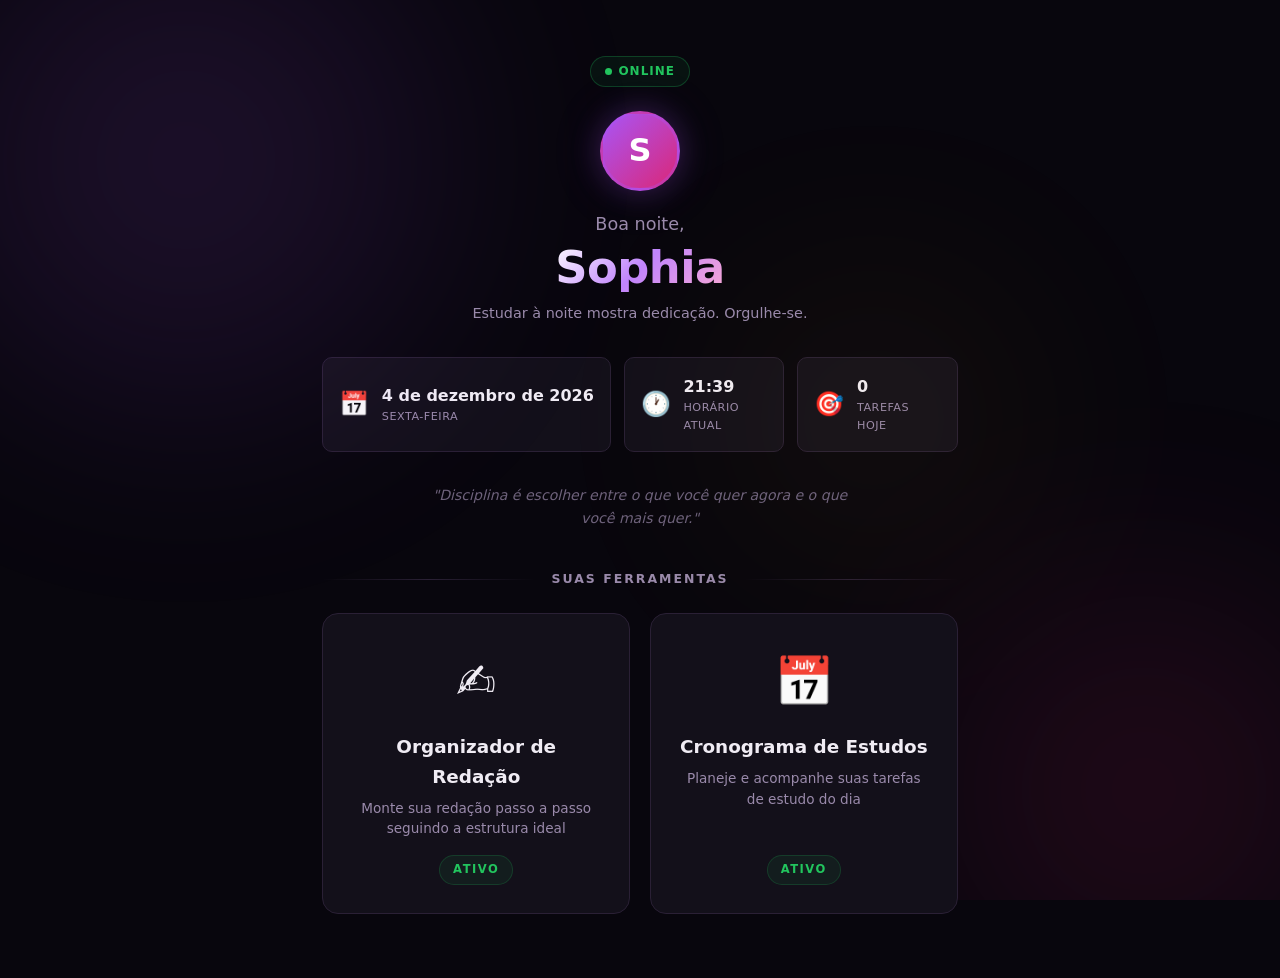
<file: index.html>
<!DOCTYPE html>
<html lang="pt-BR">
<head>
  <meta charset="UTF-8">
  <meta name="viewport" content="width=device-width, initial-scale=1.0, viewport-fit=cover">
  <title>Painel de Estudos — Sophia</title>
  <link rel="stylesheet" href="painel.css">
</head>
<body>
  <div class="painel-container">

    <!-- TELA INICIAL -->
    <div id="tela-inicial" class="tela-inicial active">

      <!-- GLOW BACKGROUND -->
      <div class="glow-bg">
        <div class="glow-orb orb-1"></div>
        <div class="glow-orb orb-2"></div>
        <div class="glow-orb orb-3"></div>
      </div>

      <!-- HERO -->
      <header class="hero">
        <div class="hero-badge">
          <span class="badge-dot"></span>
          <span>Online</span>
        </div>
        <div class="hero-avatar">S</div>
        <div class="hero-greeting" id="hero-greeting">Boa noite,</div>
        <h1 class="hero-nome">Sophia</h1>
        <p class="hero-sub" id="hero-sub"></p>
      </header>

      <!-- INFO CARDS -->
      <div class="info-row">
        <div class="info-card">
          <div class="info-icon">📅</div>
          <div class="info-dados">
            <div class="info-valor" id="info-data"></div>
            <div class="info-label" id="info-dia-semana"></div>
          </div>
        </div>
        <div class="info-card">
          <div class="info-icon">🕐</div>
          <div class="info-dados">
            <div class="info-valor" id="info-hora"></div>
            <div class="info-label">Horário atual</div>
          </div>
        </div>
        <div class="info-card">
          <div class="info-icon">🎯</div>
          <div class="info-dados">
            <div class="info-valor" id="info-tarefas">0</div>
            <div class="info-label">Tarefas hoje</div>
          </div>
        </div>
      </div>

      <!-- FRASE -->
      <div class="frase-hero" id="frase-hero"></div>

      <!-- FERRAMENTAS -->
      <div class="section-titulo">
        <span class="section-line"></span>
        <span>Suas Ferramentas</span>
        <span class="section-line"></span>
      </div>

      <div class="grid-ferramentas" id="grid-ferramentas"></div>

    </div>

    <!-- TELA DE FERRAMENTAS -->
    <div id="tela-ferramenta" class="tela-ferramenta">
      
      <!-- HEADER COM BOTÃO VOLTAR -->
      <header class="ferramenta-header">
        <button class="btn-voltar" id="btn-voltar">
          <span>←</span> Voltar
        </button>
        <h2 id="ferramenta-titulo">Organizador de Redação</h2>
        <div class="espacador"></div>
      </header>

      <!-- CONTEÚDO DAS FERRAMENTAS -->
      <div class="ferramentas-container">

        <!-- FERRAMENTA 1: REDAÇÃO -->
        <section id="redacao" class="ferramenta-content active">
          <iframe src="redacao.html" class="ferramenta-iframe" style="border:none;"></iframe>
        </section>

        <!-- FERRAMENTA 2: CRONOGRAMA -->
        <section id="cronograma" class="ferramenta-content">
          <iframe src="cronograma.html" class="ferramenta-iframe" style="border:none;"></iframe>
        </section>

      </div>

    </div>

  </div>

  <script src="painel.js"></script>
</body>
</html>
</file>
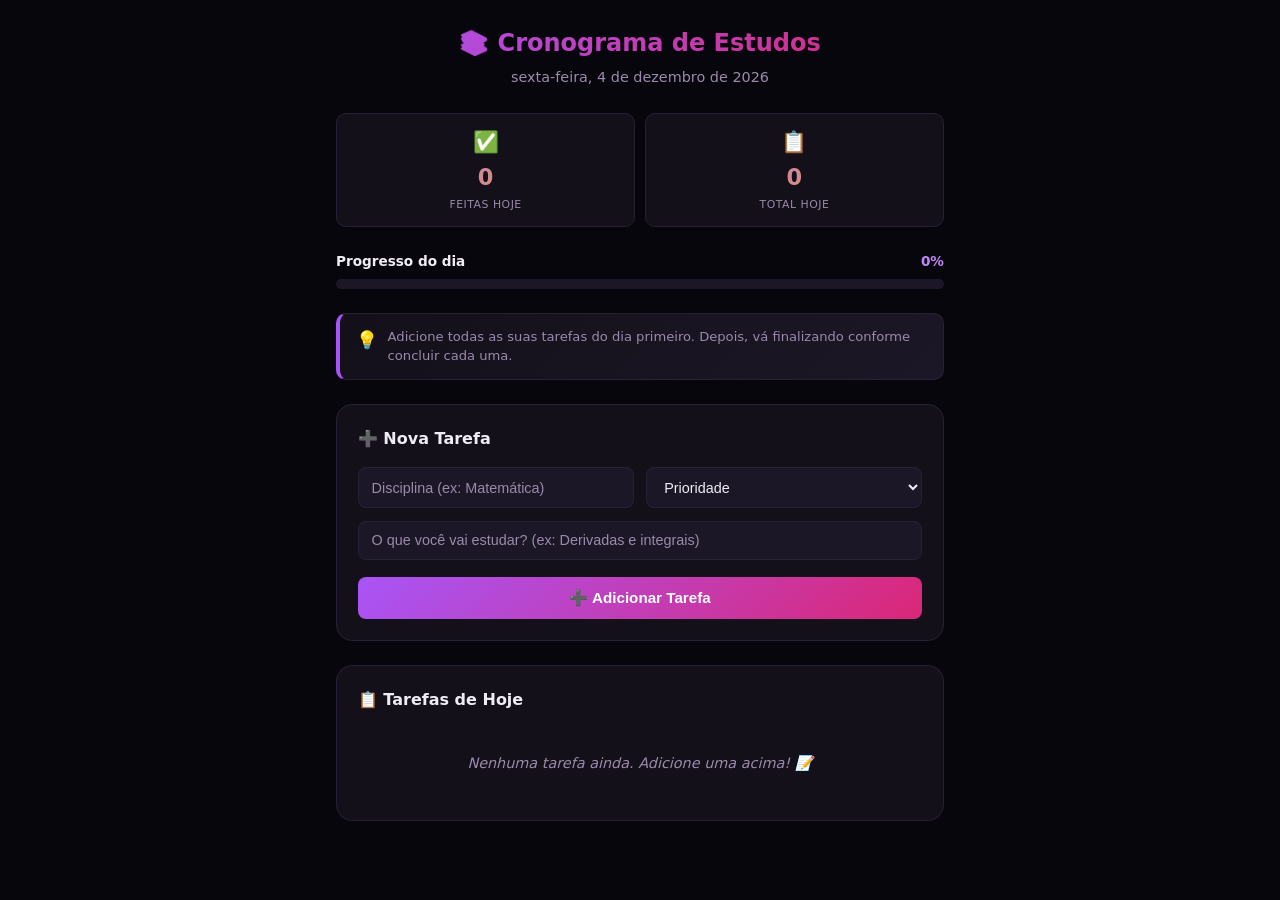
<file: cronograma.html>
<!DOCTYPE html>
<html lang="pt-BR">
<head>
  <meta charset="UTF-8">
  <meta name="viewport" content="width=device-width, initial-scale=1.0, viewport-fit=cover">
  <title>Cronograma de Estudos</title>
  <style>
    * { margin: 0; padding: 0; box-sizing: border-box; }

    :root {
      --bg: #08060d;
      --surface: #13101a;
      --surface-hover: #1c1726;
      --border: #2a2035;
      --border-glow: #a855f740;
      --text: #f0ecf4;
      --text-muted: #9a8aab;
      --accent: #a855f7;
      --accent-hover: #c084fc;
      --accent-glow: rgba(168, 85, 247, 0.25);
      --pink: #db2777;
      --pink-soft: #f9a8d4;
      --success: #22c55e;
      --success-soft: #4ade80;
      --warning: #f59e0b;
      --danger: #ef4444;
      --gold: #fbbf24;
      --radius: 16px;
      --radius-sm: 10px;
      --shadow: 0 4px 24px rgba(0, 0, 0, .5);
      --transition: all 0.3s ease;
    }

    html { scroll-behavior: smooth; }

    body {
      font-family: 'Segoe UI', system-ui, sans-serif;
      background: var(--bg);
      color: var(--text);
      line-height: 1.6;
      min-height: 100vh;
      min-height: 100dvh;
      -webkit-text-size-adjust: 100%;
    }

    .app {
      max-width: 640px;
      margin: 0 auto;
      padding: 1.5rem 1rem 3rem;
      padding-bottom: calc(3rem + env(safe-area-inset-bottom, 0px));
    }

    /* ==================== HEADER ==================== */
    .header {
      text-align: center;
      margin-bottom: 1.5rem;
    }

    .header h1 {
      font-size: 1.5rem;
      font-weight: 800;
      background: linear-gradient(135deg, var(--accent), #db2777);
      -webkit-background-clip: text;
      background-clip: text;
      -webkit-text-fill-color: transparent;
    }

    .header .data-hoje {
      color: var(--text-muted);
      font-size: 0.9rem;
      margin-top: 0.2rem;
    }


    /* ==================== RESUMO DO DIA ==================== */
    .resumo-row {
      display: grid;
      grid-template-columns: repeat(3, 1fr);
      gap: 0.6rem;
      margin-bottom: 1.5rem;
    }

    .resumo-2 {
      grid-template-columns: repeat(2, 1fr);
    }

    /* ==================== DICA ==================== */
    .dica-card {
      background: linear-gradient(135deg, #13101a, #1c1726);
      border: 1px solid var(--border);
      border-left: 4px solid var(--accent);
      border-radius: 10px;
      padding: 0.8rem 1rem;
      margin-bottom: 1.5rem;
      display: flex;
      align-items: flex-start;
      gap: 0.6rem;
      font-size: 0.82rem;
      color: var(--text-muted);
      line-height: 1.5;
    }

    .dica-icon {
      font-size: 1.1rem;
      flex-shrink: 0;
      margin-top: 0.05rem;
    }

    .resumo-item {
      background: var(--surface);
      border: 1px solid var(--border);
      border-radius: 10px;
      padding: 0.8rem 0.5rem;
      text-align: center;
      transition: var(--transition);
    }

    .resumo-item:hover {
      border-color: var(--accent);
      transform: translateY(-2px);
    }

    .resumo-item .emoji { font-size: 1.3rem; }

    .resumo-item .valor {
      font-size: 1.4rem;
      font-weight: 700;
      background: linear-gradient(135deg, var(--accent), var(--gold));
      -webkit-background-clip: text;
      background-clip: text;
      -webkit-text-fill-color: transparent;
    }

    .resumo-item .label {
      font-size: 0.68rem;
      color: var(--text-muted);
      text-transform: uppercase;
      letter-spacing: 0.5px;
    }

    /* ==================== FORM ==================== */
    .form-card {
      background: var(--surface);
      border: 1px solid var(--border);
      border-radius: var(--radius);
      padding: 1.3rem;
      margin-bottom: 1.5rem;
    }

    .form-card h3 {
      font-size: 1rem;
      margin-bottom: 1rem;
    }

    .form-row {
      display: grid;
      grid-template-columns: 1fr 1fr;
      gap: 0.8rem;
      margin-bottom: 0.8rem;
    }

    .form-card input,
    .form-card select {
      background: var(--surface-hover);
      border: 1px solid var(--border);
      color: var(--text);
      padding: 0.65rem 0.8rem;
      border-radius: 8px;
      font-size: 0.9rem;
      transition: var(--transition);
      width: 100%;
    }

    .form-card input::placeholder { color: var(--text-muted); }

    .form-card input:focus,
    .form-card select:focus {
      outline: none;
      border-color: var(--accent);
      box-shadow: 0 0 0 3px rgba(168, 85, 247, 0.15);
    }

    .btn-adicionar {
      width: 100%;
      padding: 0.75rem;
      background: linear-gradient(135deg, var(--accent), #db2777);
      border: none;
      color: white;
      border-radius: 8px;
      font-weight: 700;
      font-size: 0.95rem;
      cursor: pointer;
      transition: var(--transition);
      margin-top: 0.3rem;
    }

    .btn-adicionar:hover {
      transform: translateY(-2px);
      box-shadow: 0 8px 20px rgba(168, 85, 247, 0.35);
    }

    /* ==================== LISTA DE TAREFAS ==================== */
    .tarefas-card {
      background: var(--surface);
      border: 1px solid var(--border);
      border-radius: var(--radius);
      padding: 1.3rem;
      margin-bottom: 1.5rem;
    }

    .tarefas-card h3 {
      font-size: 1rem;
      margin-bottom: 1rem;
    }

    .tarefa-item {
      background: var(--surface-hover);
      border-left: 4px solid var(--accent);
      border-radius: 8px;
      padding: 0.9rem;
      margin-bottom: 0.7rem;
      display: flex;
      align-items: center;
      gap: 0.6rem;
      transition: var(--transition);
      flex-wrap: wrap;
    }

    .tarefa-item:hover { transform: translateX(4px); }

    .tarefa-item.concluida {
      opacity: 0.5;
      border-left-color: var(--success);
    }

    .tarefa-item.concluida .tarefa-nome {
      text-decoration: line-through;
    }

    .tarefa-body { flex: 1; min-width: 0; overflow: hidden; }

    .tarefa-nome {
      font-weight: 600;
      font-size: 0.95rem;
      color: var(--text);
      overflow: hidden;
      text-overflow: ellipsis;
      white-space: nowrap;
    }

    .tarefa-desc {
      font-size: 0.8rem;
      color: var(--text-muted);
    }

    .tarefa-prioridade {
      font-size: 0.7rem;
      font-weight: 700;
      padding: 0.15rem 0.5rem;
      border-radius: 20px;
      text-transform: uppercase;
      letter-spacing: 0.5px;
      white-space: nowrap;
    }

    .prioridade-baixa { background: #1a3a2a; color: var(--success-soft); }
    .prioridade-media { background: #3a3520; color: var(--gold); }
    .prioridade-alta { background: #3a1a1a; color: #f87171; }

    .btn-finalizar {
      background: linear-gradient(135deg, var(--success), #16a34a);
      border: none;
      color: white;
      font-size: 0.75rem;
      font-weight: 700;
      padding: 0.4rem 0.8rem;
      border-radius: 6px;
      cursor: pointer;
      transition: var(--transition);
      white-space: nowrap;
    }

    .btn-finalizar:hover {
      transform: translateY(-2px);
      box-shadow: 0 4px 12px rgba(34, 197, 94, 0.35);
    }

    .badge-feita {
      background: var(--success);
      color: white;
      font-size: 0.72rem;
      font-weight: 700;
      padding: 0.3rem 0.7rem;
      border-radius: 6px;
      white-space: nowrap;
    }

    .btn-del {
      background: transparent;
      border: 1px solid var(--danger);
      color: var(--danger);
      width: 28px;
      height: 28px;
      border-radius: 6px;
      cursor: pointer;
      font-size: 0.8rem;
      transition: var(--transition);
      display: flex;
      align-items: center;
      justify-content: center;
      flex-shrink: 0;
    }

    .btn-del:hover {
      background: var(--danger);
      color: white;
    }

    .vazio {
      text-align: center;
      color: var(--text-muted);
      padding: 1.5rem;
      font-style: italic;
      font-size: 0.9rem;
    }

    /* ==================== PROGRESSO DO DIA ==================== */
    .progresso-bar-container {
      margin-bottom: 1.5rem;
    }

    .progresso-header {
      display: flex;
      justify-content: space-between;
      align-items: center;
      margin-bottom: 0.4rem;
    }

    .progresso-header .titulo {
      font-size: 0.85rem;
      font-weight: 600;
      color: var(--text);
    }

    .progresso-header .pct {
      font-size: 0.85rem;
      font-weight: 700;
      color: var(--accent-hover);
    }

    .progresso-bar {
      width: 100%;
      height: 10px;
      background: var(--surface-hover);
      border-radius: 5px;
      overflow: hidden;
    }

    .progresso-fill {
      height: 100%;
      border-radius: 5px;
      background: linear-gradient(90deg, var(--accent), var(--success));
      transition: width 0.8s cubic-bezier(0.4, 0, 0.2, 1);
      box-shadow: 0 0 10px rgba(168, 85, 247, 0.4);
    }

    /* ==================== MODAL ==================== */
    .modal-overlay {
      position: fixed;
      top: 0; left: 0;
      width: 100%; height: 100%;
      background: rgba(0, 0, 0, 0.7);
      z-index: 10000;
      display: flex;
      align-items: center;
      justify-content: center;
      padding: 1rem;
      opacity: 0;
      visibility: hidden;
      transition: all 0.3s ease;
    }

    .modal-overlay.visivel {
      opacity: 1;
      visibility: visible;
    }

    .modal-box {
      background: var(--surface);
      border: 2px solid var(--accent);
      border-radius: var(--radius);
      padding: 1.5rem;
      max-width: 380px;
      width: 90%;
      text-align: center;
      transform: scale(0.9);
      transition: transform 0.3s ease;
    }

    .modal-overlay.visivel .modal-box {
      transform: scale(1);
    }

    .modal-icon { font-size: 2.5rem; margin-bottom: 0.5rem; }

    .modal-titulo {
      font-size: 1.1rem;
      font-weight: 800;
      color: var(--accent-hover);
      margin-bottom: 0.5rem;
    }

    .modal-msg {
      font-size: 0.85rem;
      color: var(--text-muted);
      line-height: 1.5;
      margin-bottom: 1.2rem;
    }

    .modal-btns {
      display: flex;
      gap: 0.8rem;
      justify-content: center;
    }

    .modal-btn {
      padding: 0.6rem 1.3rem;
      border-radius: 8px;
      font-weight: 700;
      font-size: 0.9rem;
      cursor: pointer;
      border: none;
      transition: var(--transition);
    }

    .modal-btn.confirmar {
      background: linear-gradient(135deg, var(--success), #16a34a);
      color: white;
    }

    .modal-btn.confirmar:hover {
      transform: translateY(-2px);
      box-shadow: 0 4px 12px rgba(34, 197, 94, 0.35);
    }

    .modal-btn.cancelar {
      background: var(--surface-hover);
      border: 1px solid var(--border);
      color: var(--text-muted);
    }

    .modal-btn.cancelar:hover {
      border-color: var(--danger);
      color: var(--danger);
    }

    /* ==================== RECOMPENSA ==================== */
    .recompensa-overlay {
      position: fixed;
      top: 0; left: 0;
      width: 100%; height: 100%;
      background: rgba(0, 0, 0, 0.75);
      z-index: 10001;
      display: flex;
      align-items: center;
      justify-content: center;
      opacity: 0;
      visibility: hidden;
      transition: all 0.4s ease;
    }

    .recompensa-overlay.visivel {
      opacity: 1;
      visibility: visible;
    }

    .recompensa-box {
      background: linear-gradient(135deg, #13101a, #1c1726);
      border: 2px solid var(--gold);
      border-radius: 18px;
      padding: 2rem 1.5rem;
      max-width: 380px;
      width: 90%;
      text-align: center;
      transform: scale(0.7);
      transition: transform 0.5s cubic-bezier(0.34, 1.56, 0.64, 1);
      box-shadow: 0 0 40px rgba(251, 191, 36, 0.15);
    }

    .recompensa-overlay.visivel .recompensa-box {
      transform: scale(1);
    }

    .recompensa-emoji {
      font-size: 3.5rem;
      margin-bottom: 0.5rem;
      animation: pulse 0.6s ease infinite alternate;
    }

    @keyframes pulse {
      from { transform: scale(1); }
      to { transform: scale(1.1); }
    }

    .recompensa-titulo {
      font-size: 1.3rem;
      font-weight: 800;
      background: linear-gradient(135deg, var(--gold), #f59e0b);
      -webkit-background-clip: text;
      background-clip: text;
      -webkit-text-fill-color: transparent;
      margin-bottom: 0.5rem;
    }

    .recompensa-frase {
      font-size: 0.95rem;
      color: var(--text);
      line-height: 1.5;
      margin-bottom: 0.3rem;
      font-style: italic;
    }

    .recompensa-sub {
      font-size: 0.8rem;
      color: var(--text-muted);
      margin-bottom: 1rem;
    }

    .recompensa-btn {
      padding: 0.6rem 2rem;
      background: linear-gradient(135deg, var(--gold), #f59e0b);
      border: none;
      color: #13101a;
      font-weight: 800;
      font-size: 0.9rem;
      border-radius: 8px;
      cursor: pointer;
      transition: var(--transition);
    }

    .recompensa-btn:hover {
      transform: translateY(-2px);
      box-shadow: 0 6px 16px rgba(251, 191, 36, 0.4);
    }

    /* ==================== CONFETTI ==================== */
    .confetti-container {
      position: fixed;
      top: 0; left: 0;
      width: 100%; height: 100%;
      pointer-events: none;
      z-index: 10002;
    }

    .confetti {
      position: absolute;
      width: 8px;
      height: 8px;
      border-radius: 2px;
      animation: confettiFall 2s ease-out forwards;
    }

    @keyframes confettiFall {
      0% { opacity: 1; transform: translateY(0) rotate(0deg) scale(1); }
      100% { opacity: 0; transform: translateY(400px) rotate(720deg) scale(0.3); }
    }

    /* ==================== RESPONSIVO ==================== */
    @media (max-width: 480px) {
      .resumo-2 { grid-template-columns: repeat(2, 1fr); }
      .form-row { grid-template-columns: 1fr; }
      
      .header h1 { font-size: 1.3rem; }

      .tarefa-item {
        padding: 0.7rem;
        gap: 0.5rem;
      }

      .tarefa-nome {
        font-size: 0.88rem;
      }

      .tarefa-prioridade {
        font-size: 0.65rem;
        padding: 0.12rem 0.4rem;
      }

      .btn-finalizar {
        font-size: 0.7rem;
        padding: 0.35rem 0.6rem;
      }

      .btn-del {
        width: 26px;
        height: 26px;
        font-size: 0.75rem;
      }

      .resumo-item .valor { font-size: 1.2rem; }

      .dica-card {
        font-size: 0.78rem;
        padding: 0.7rem 0.8rem;
      }

      .recompensa-box {
        padding: 1.5rem 1rem;
      }

      .recompensa-emoji { font-size: 2.8rem; }
      .recompensa-titulo { font-size: 1.1rem; }
      .recompensa-frase { font-size: 0.88rem; }

      .modal-box {
        padding: 1.2rem;
      }
    }

    @media (max-width: 360px) {
      .app {
        padding: 1rem 0.6rem 2.5rem;
        padding-bottom: calc(2.5rem + env(safe-area-inset-bottom, 0px));
      }

      .tarefa-item {
        flex-wrap: wrap;
      }

      .tarefa-body {
        flex-basis: 100%;
        min-width: 100%;
      }
    }

    /* ==================== SCROLLBAR ==================== */
    ::-webkit-scrollbar { width: 6px; }
    ::-webkit-scrollbar-track { background: var(--bg); }
    ::-webkit-scrollbar-thumb { background: var(--border); border-radius: 3px; }
  </style>
</head>
<body>

  <div class="confetti-container" id="confetti-container"></div>

  <div class="app">

    <!-- HEADER -->
    <div class="header">
      <h1>📚 Cronograma de Estudos</h1>
      <div class="data-hoje" id="data-hoje"></div>
    </div>


    <!-- RESUMO -->
    <div class="resumo-row resumo-2">
      <div class="resumo-item">
        <div class="emoji">✅</div>
        <div class="valor" id="stat-feitas">0</div>
        <div class="label">Feitas hoje</div>
      </div>
      <div class="resumo-item">
        <div class="emoji">📋</div>
        <div class="valor" id="stat-total">0</div>
        <div class="label">Total hoje</div>
      </div>
    </div>

    <!-- PROGRESSO -->
    <div class="progresso-bar-container">
      <div class="progresso-header">
        <span class="titulo">Progresso do dia</span>
        <span class="pct" id="progresso-pct">0%</span>
      </div>
      <div class="progresso-bar">
        <div class="progresso-fill" id="progresso-fill" style="width: 0%"></div>
      </div>
    </div>

    <!-- DICA -->
    <div class="dica-card">
      <span class="dica-icon">💡</span>
      <span class="dica-texto">Adicione todas as suas tarefas do dia primeiro. Depois, vá finalizando conforme concluir cada uma.</span>
    </div>

    <!-- FORM -->
    <div class="form-card">
      <h3>➕ Nova Tarefa</h3>
      <div class="form-row">
        <input type="text" id="inp-disciplina" placeholder="Disciplina (ex: Matemática)">
        <select id="inp-prioridade">
          <option value="">Prioridade</option>
          <option value="baixa">🟢 Baixa</option>
          <option value="media">🟡 Média</option>
          <option value="alta">🔴 Alta</option>
        </select>
      </div>
      <input type="text" id="inp-descricao" placeholder="O que você vai estudar? (ex: Derivadas e integrais)" style="width:100%; margin-bottom: 0.8rem;">
      <button class="btn-adicionar" onclick="adicionarTarefa()">➕ Adicionar Tarefa</button>
    </div>

    <!-- TAREFAS -->
    <div class="tarefas-card">
      <h3>📋 Tarefas de Hoje</h3>
      <div id="lista-tarefas">
        <p class="vazio">Nenhuma tarefa ainda. Adicione uma acima! 📝</p>
      </div>
    </div>

  </div>

  <!-- MODAL CONFIRMAÇÃO -->
  <div class="modal-overlay" id="modal-confirmar">
    <div class="modal-box">
      <div class="modal-icon">⚠️</div>
      <div class="modal-titulo">Finalizar Tarefa?</div>
      <div class="modal-msg">Só marque como concluída se você <strong>realmente terminou</strong>. Seja honesto consigo mesmo — seu crescimento depende disso! 💪</div>
      <div class="modal-btns">
        <button class="modal-btn cancelar" onclick="fecharModal()">Cancelar</button>
        <button class="modal-btn confirmar" onclick="confirmarFinalizacao()">✅ Sim, terminei!</button>
      </div>
    </div>
  </div>

  <!-- RECOMPENSA -->
  <div class="recompensa-overlay" id="recompensa-overlay">
    <div class="recompensa-box">
      <div class="recompensa-emoji" id="recompensa-emoji">🎉</div>
      <div class="recompensa-titulo" id="recompensa-titulo">Muito bem!</div>
      <div class="recompensa-frase" id="recompensa-frase"></div>
      <div class="recompensa-sub" id="recompensa-sub"></div>
      <button class="recompensa-btn" onclick="fecharRecompensa()">Continuar 💪</button>
    </div>
  </div>

  <script>
    /* ==============================================================
       FRASES MOTIVACIONAIS
    ============================================================== */

    const RECOMPENSAS = [
      { emoji: '🎉', titulo: 'Muito bem!', frase: 'Cada tarefa concluída é um passo a mais na direção certa.' },
      { emoji: '🌟', titulo: 'Excelente!', frase: 'Você está construindo algo incrível — uma versão melhor de si mesmo.' },
      { emoji: '💪', titulo: 'Parabéns!', frase: 'A disciplina de hoje é a liberdade de amanhã.' },
      { emoji: '🚀', titulo: 'Incrível!', frase: 'Continue assim e nada vai te parar.' },
      { emoji: '🔥', titulo: 'Mandou bem!', frase: 'O esforço que ninguém vê é o que constrói resultados que todos admiram.' },
      { emoji: '✨', titulo: 'Sensacional!', frase: 'Mais uma concluída! Seu futuro eu agradece.' },
      { emoji: '🏆', titulo: 'Campeão!', frase: 'Quem chega até o fim merece todo reconhecimento.' },
      { emoji: '💎', titulo: 'Brilhante!', frase: 'Consistência é o que transforma o comum em extraordinário.' },
      { emoji: '🎯', titulo: 'Na mosca!', frase: 'Foco e determinação — você tem os dois.' },
      { emoji: '🌈', titulo: 'Orgulhe-se!', frase: 'Esse esforço está valendo a pena, pode acreditar.' },
    ];

    const RECOMPENSAS_TODAS = [
      { emoji: '🏅', titulo: 'DIA COMPLETO!', frase: 'Você concluiu TODAS as tarefas de hoje! Isso é dedicação de verdade.' },
      { emoji: '👑', titulo: 'PERFEITO!', frase: 'Dia 100% produtivo. Descanse com a consciência tranquila.' },
      { emoji: '🎊', titulo: 'MISSÃO CUMPRIDA!', frase: 'Todas concluídas! Você provou que é capaz.' },
    ];

    /* ==============================================================
       PERSISTÊNCIA
    ============================================================== */
    function hojeStr() {
      return new Date().toISOString().split('T')[0];
    }

    function getTarefas() {
      const dados = JSON.parse(localStorage.getItem('estudo_tarefas') || '{}');
      const hoje = hojeStr();
      if (dados.data !== hoje) {
        // Novo dia — reseta tarefas
        return [];
      }
      return dados.tarefas || [];
    }

    function salvarTarefas(tarefas) {
      localStorage.setItem('estudo_tarefas', JSON.stringify({
        data: hojeStr(),
        tarefas
      }));
    }



    /* ==============================================================
       TAREFAS
    ============================================================== */
    function adicionarTarefa() {
      const disciplina = document.getElementById('inp-disciplina').value.trim();
      const prioridade = document.getElementById('inp-prioridade').value;
      const descricao = document.getElementById('inp-descricao').value.trim();

      if (!disciplina || !prioridade) {
        alert('⚠️ Preencha a disciplina e a prioridade!');
        return;
      }

      const tarefas = getTarefas();
      tarefas.push({
        id: Date.now(),
        disciplina,
        prioridade,
        descricao,
        concluida: false,
        criadaEm: new Date().toISOString()
      });

      salvarTarefas(tarefas);

      document.getElementById('inp-disciplina').value = '';
      document.getElementById('inp-prioridade').value = '';
      document.getElementById('inp-descricao').value = '';

      renderizar();
    }

    let tarefaParaFinalizar = null;

    function pedirFinalizacao(id) {
      tarefaParaFinalizar = id;
      document.getElementById('modal-confirmar').classList.add('visivel');
    }

    function fecharModal() {
      document.getElementById('modal-confirmar').classList.remove('visivel');
      tarefaParaFinalizar = null;
    }

    function confirmarFinalizacao() {
      if (tarefaParaFinalizar === null) return;
      const id = tarefaParaFinalizar;
      fecharModal();

      const tarefas = getTarefas();
      const tarefa = tarefas.find(t => t.id === id);
      if (!tarefa || tarefa.concluida) return;

      tarefa.concluida = true;
      tarefa.concluidaEm = new Date().toISOString();
      salvarTarefas(tarefas);

      renderizar();

      // Mostrar recompensa
      setTimeout(() => mostrarRecompensa(tarefas), 300);
    }

    function deletarTarefa(id) {
      let tarefas = getTarefas();
      tarefas = tarefas.filter(t => t.id !== id);
      salvarTarefas(tarefas);
      renderizar();
    }

    /* ==============================================================
       RECOMPENSA
    ============================================================== */
    function mostrarRecompensa(tarefas) {
      const total = tarefas.length;
      const feitas = tarefas.filter(t => t.concluida).length;
      let rec;

      if (feitas === total && total > 0) {
        rec = RECOMPENSAS_TODAS[Math.floor(Math.random() * RECOMPENSAS_TODAS.length)];
      } else {
        rec = RECOMPENSAS[Math.floor(Math.random() * RECOMPENSAS.length)];
      }

      document.getElementById('recompensa-emoji').textContent = rec.emoji;
      document.getElementById('recompensa-titulo').textContent = rec.titulo;
      document.getElementById('recompensa-frase').textContent = rec.frase;
      document.getElementById('recompensa-sub').textContent = `${feitas} de ${total} tarefa${total > 1 ? 's' : ''} concluída${feitas > 1 ? 's' : ''}`;

      document.getElementById('recompensa-overlay').classList.add('visivel');
      soltarConfetti();
      tocarSom();
    }

    function fecharRecompensa() {
      document.getElementById('recompensa-overlay').classList.remove('visivel');
    }

    function soltarConfetti() {
      const container = document.getElementById('confetti-container');
      const cores = ['#a855f7', '#db2777', '#fbbf24', '#22c55e', '#38bdf8', '#f9a8d4', '#ef4444', '#c084fc'];
      for (let i = 0; i < 50; i++) {
        const c = document.createElement('div');
        c.className = 'confetti';
        c.style.left = Math.random() * 100 + '%';
        c.style.top = (Math.random() * 30 - 10) + '%';
        c.style.background = cores[Math.floor(Math.random() * cores.length)];
        c.style.animationDelay = Math.random() * 0.6 + 's';
        c.style.width = (5 + Math.random() * 8) + 'px';
        c.style.height = (5 + Math.random() * 8) + 'px';
        c.style.borderRadius = Math.random() > 0.5 ? '50%' : '2px';
        container.appendChild(c);
        setTimeout(() => c.remove(), 2500);
      }
    }

    function tocarSom() {
      try {
        const ctx = new (window.AudioContext || window.webkitAudioContext)();
        const notas = [523.25, 659.25, 783.99, 1046.5];
        notas.forEach((freq, i) => {
          const osc = ctx.createOscillator();
          const gain = ctx.createGain();
          osc.connect(gain);
          gain.connect(ctx.destination);
          osc.frequency.value = freq;
          osc.type = 'triangle';
          gain.gain.setValueAtTime(0.15, ctx.currentTime + i * 0.12);
          gain.gain.exponentialRampToValueAtTime(0.01, ctx.currentTime + i * 0.12 + 0.25);
          osc.start(ctx.currentTime + i * 0.12);
          osc.stop(ctx.currentTime + i * 0.12 + 0.3);
        });
      } catch (e) {}
    }

    /* ==============================================================
       RENDERIZAÇÃO
    ============================================================== */
    function renderizar() {
      const tarefas = getTarefas();
      const total = tarefas.length;
      const feitas = tarefas.filter(t => t.concluida).length;

      // Stats
      document.getElementById('stat-feitas').textContent = feitas;
      document.getElementById('stat-total').textContent = total;

      // Progresso
      const pct = total > 0 ? Math.round((feitas / total) * 100) : 0;
      document.getElementById('progresso-pct').textContent = pct + '%';
      document.getElementById('progresso-fill').style.width = pct + '%';

      // Lista
      const container = document.getElementById('lista-tarefas');
      if (total === 0) {
        container.innerHTML = '<p class="vazio">Nenhuma tarefa ainda. Adicione uma acima! 📝</p>';
        return;
      }

      const prioridadeEmoji = { baixa: '🟢', media: '🟡', alta: '🔴' };
      const prioridadeLabel = { baixa: 'Baixa', media: 'Média', alta: 'Alta' };

      // Ordenar: não concluídas primeiro, depois por prioridade (alta > media > baixa)
      const ordem = { alta: 0, media: 1, baixa: 2 };
      const ordenadas = [...tarefas].sort((a, b) => {
        if (a.concluida !== b.concluida) return a.concluida ? 1 : -1;
        return ordem[a.prioridade] - ordem[b.prioridade];
      });

      container.innerHTML = ordenadas.map(t => `
        <div class="tarefa-item ${t.concluida ? 'concluida' : ''}">
          <div class="tarefa-body">
            <div class="tarefa-nome">${prioridadeEmoji[t.prioridade]} ${t.disciplina}</div>
            ${t.descricao ? `<div class="tarefa-desc">${t.descricao}</div>` : ''}
          </div>
          <span class="tarefa-prioridade prioridade-${t.prioridade}">${prioridadeLabel[t.prioridade]}</span>
          ${t.concluida
            ? `<span class="badge-feita">✅ Feita</span>
               <button class="btn-del" onclick="deletarTarefa(${t.id})" title="Remover">🗑️</button>`
            : `<button class="btn-finalizar" onclick="pedirFinalizacao(${t.id})">✅ Finalizar</button>
               <button class="btn-del" onclick="deletarTarefa(${t.id})" title="Remover">🗑️</button>`
          }
        </div>
      `).join('');
    }

    /* ==============================================================
       INICIALIZAÇÃO
    ============================================================== */
    function inicializar() {
      // Data
      const hoje = new Date();
      const opcoes = { weekday: 'long', day: 'numeric', month: 'long', year: 'numeric' };
      document.getElementById('data-hoje').textContent = hoje.toLocaleDateString('pt-BR', opcoes);

      renderizar();

      // Enter no campo de descrição
      document.getElementById('inp-descricao').addEventListener('keypress', e => {
        if (e.key === 'Enter') adicionarTarefa();
      });
    }

    document.addEventListener('DOMContentLoaded', inicializar);
  </script>
</body>
</html>
</file>
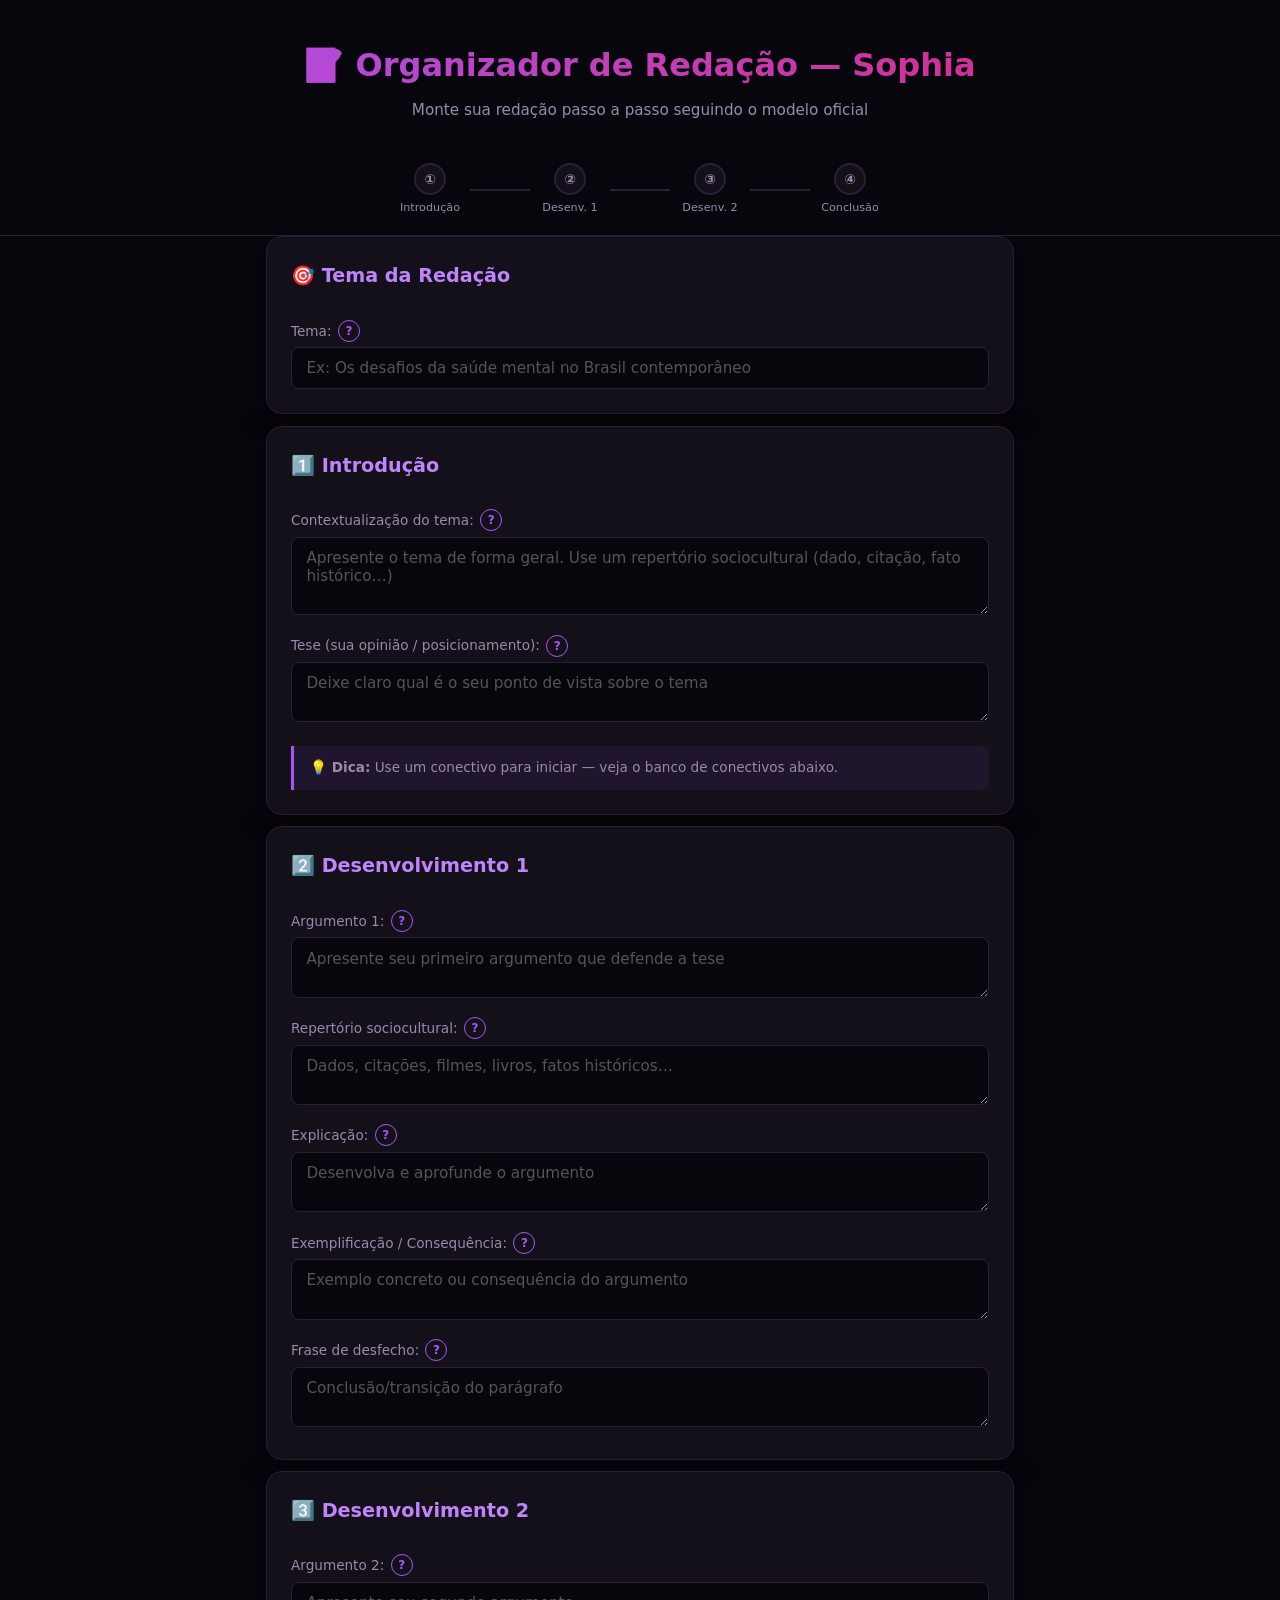
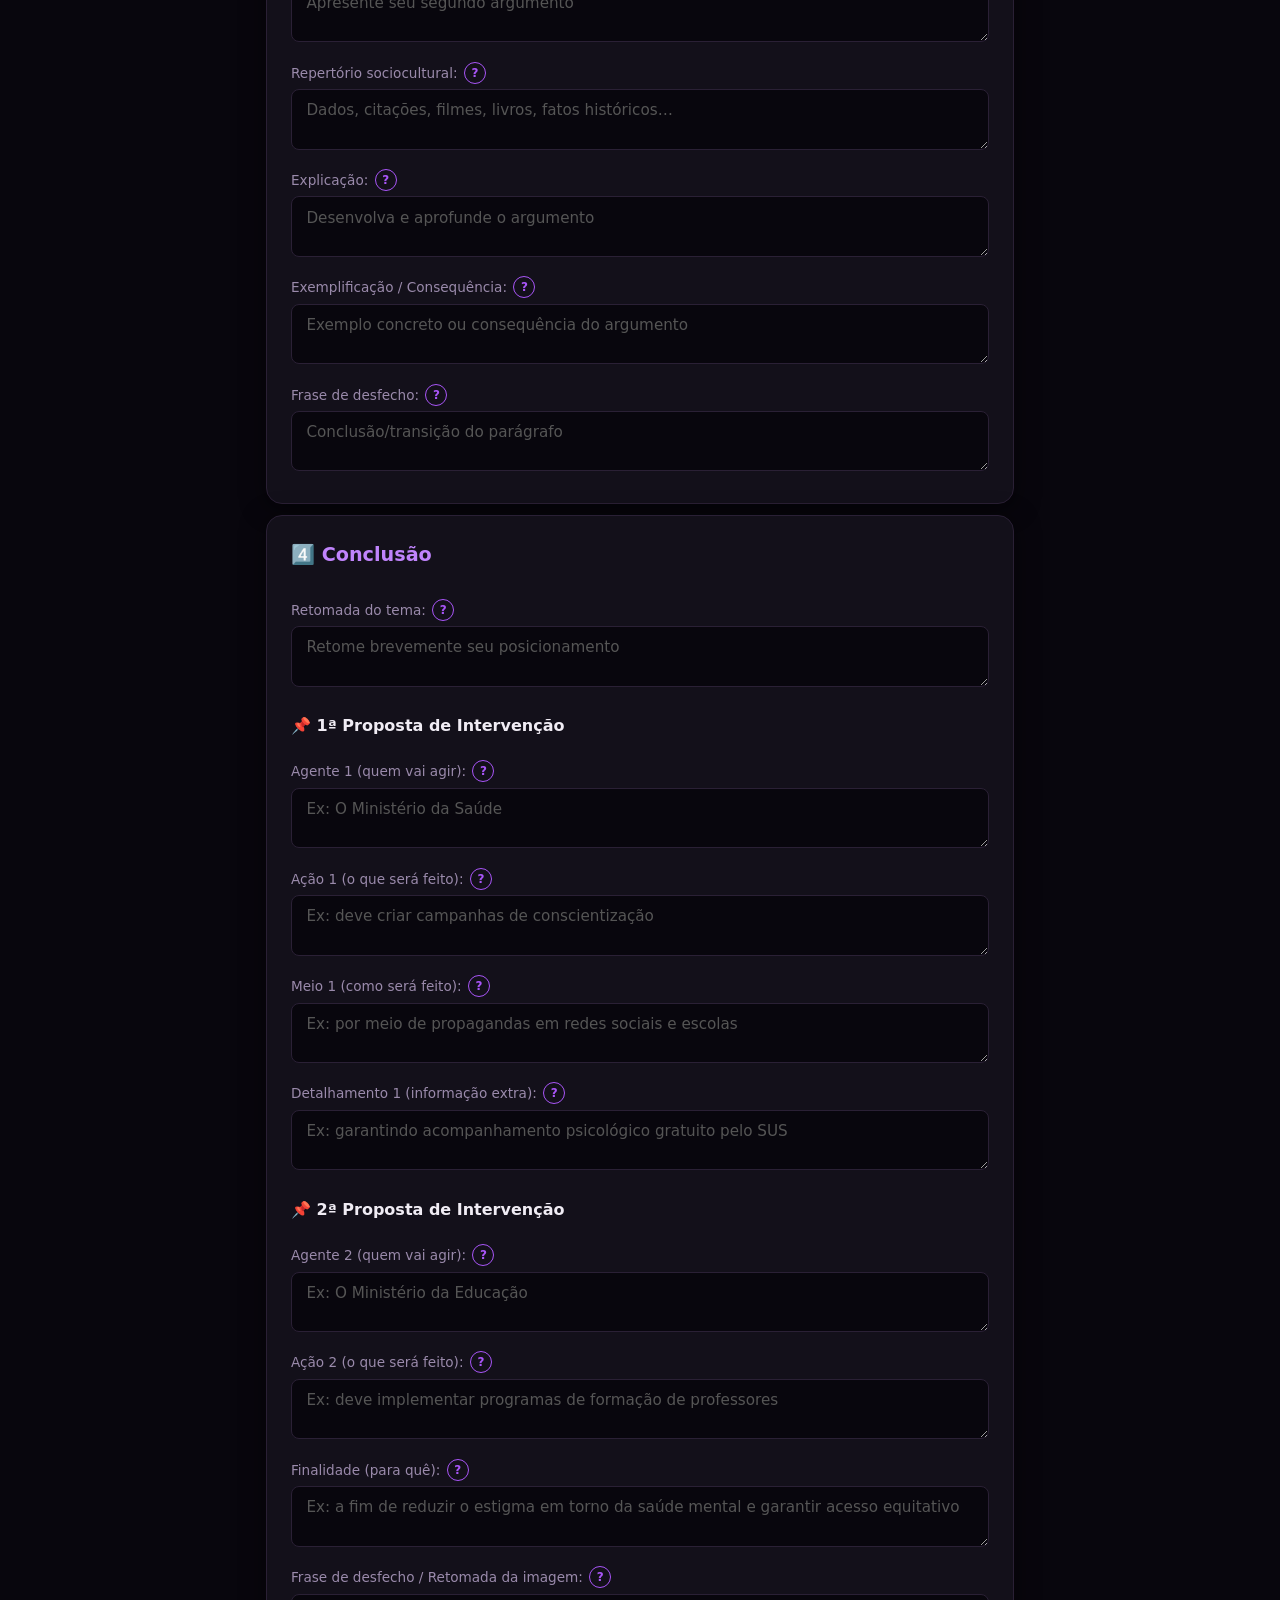
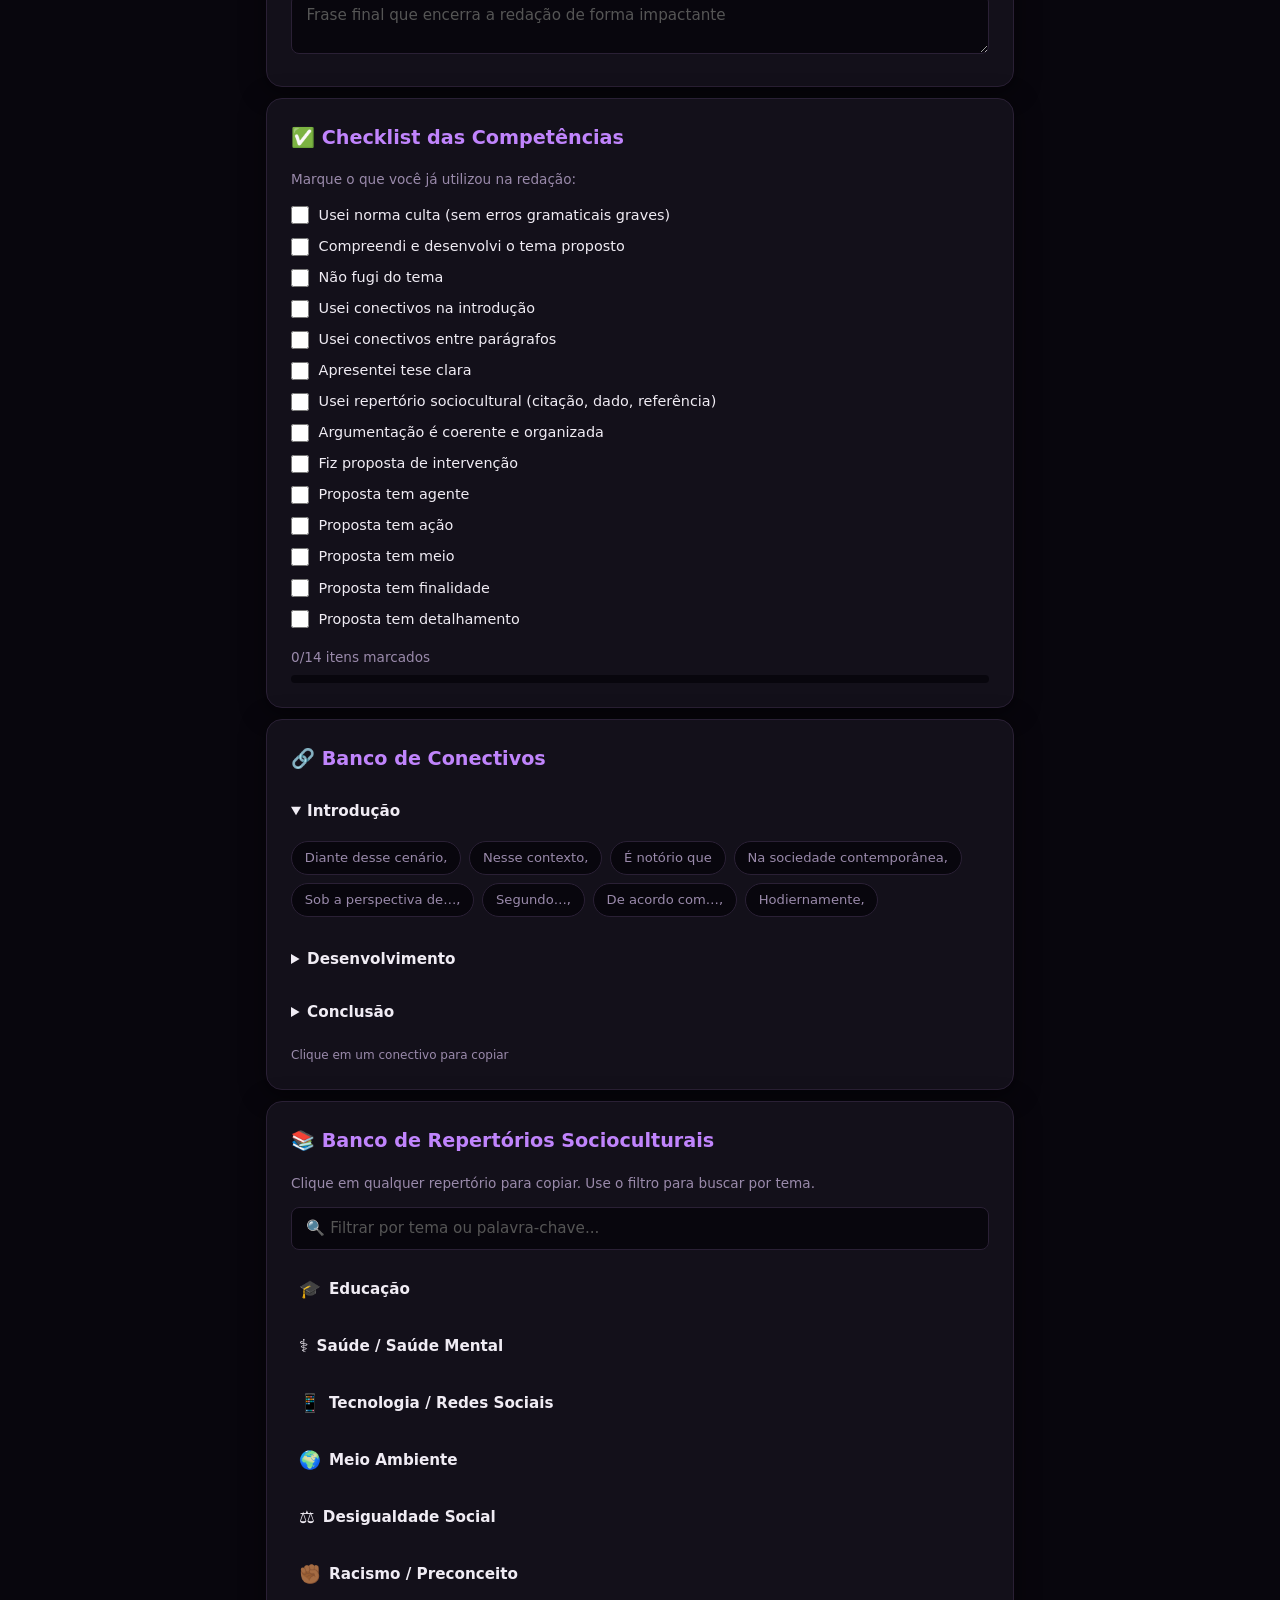
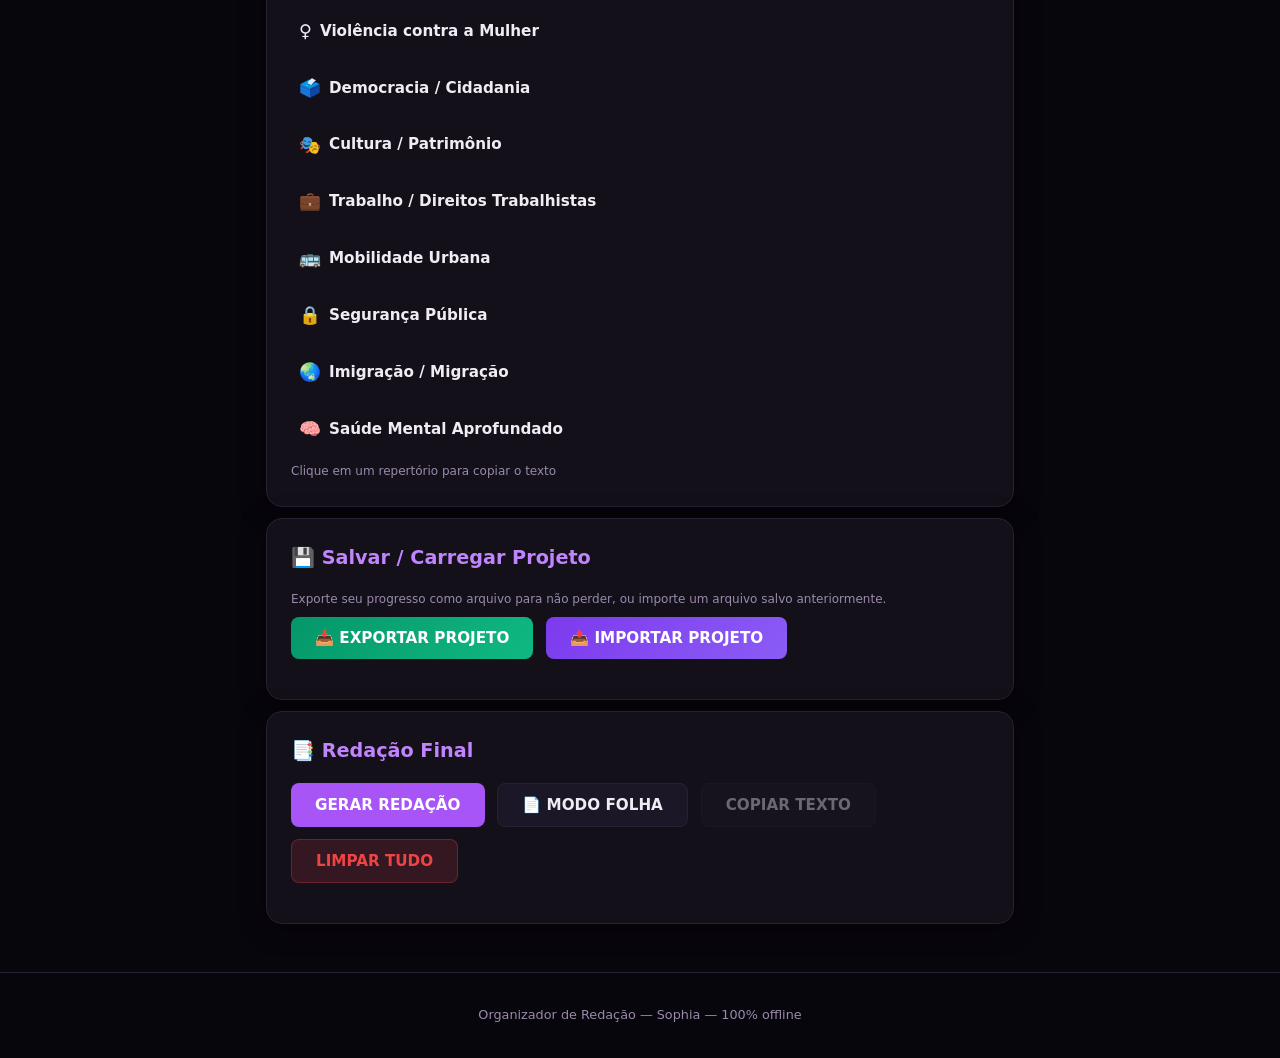
<file: redacao.html>
<!DOCTYPE html>
<html lang="pt-BR">
<head>
  <meta charset="UTF-8">
  <meta name="viewport" content="width=device-width, initial-scale=1.0, viewport-fit=cover">
  <title>Organizador de Redação — Sophia</title>
  <link rel="stylesheet" href="style.css">
</head>
<body>

  <header>
    <h1>📝 Organizador de Redação — Sophia</h1>
    <p class="subtitle">Monte sua redação passo a passo seguindo o modelo oficial</p>
  </header>

  <!-- ========== PROGRESSO POR SEÇÃO ========== -->
  <nav id="progresso-nav">
    <div class="progresso-container">
      <a href="#card-intro" class="progresso-step" data-secao="intro">
        <span class="step-icon">①</span>
        <span class="step-label">Introdução</span>
      </a>
      <div class="step-line"></div>
      <a href="#card-d1" class="progresso-step" data-secao="d1">
        <span class="step-icon">②</span>
        <span class="step-label">Desenv. 1</span>
      </a>
      <div class="step-line"></div>
      <a href="#card-d2" class="progresso-step" data-secao="d2">
        <span class="step-icon">③</span>
        <span class="step-label">Desenv. 2</span>
      </a>
      <div class="step-line"></div>
      <a href="#card-conclusao" class="progresso-step" data-secao="conc">
        <span class="step-icon">④</span>
        <span class="step-label">Conclusão</span>
      </a>
    </div>
  </nav>

  <main>

    <!-- ========== TEMA ========== -->
    <section class="card" id="card-tema">
      <h2>🎯 Tema da Redação</h2>
      <div class="label-row">
        <label for="tema">Tema:</label>
        <button class="btn-dica" data-dica="tema">?</button>
      </div>
      <div class="dica-contextual" id="dica-tema" hidden>
        O tema é dado pela prova. Copie-o exatamente como aparece na proposta de redação. Ter o tema visível ajuda a não fugir do assunto.
      </div>
      <input type="text" id="tema" placeholder="Ex: Os desafios da saúde mental no Brasil contemporâneo">
    </section>

    <!-- ========== INTRODUÇÃO ========== -->
    <section class="card" id="card-intro">
      <h2>1️⃣ Introdução</h2>

      <div class="label-row">
        <label for="intro-contexto">Contextualização do tema:</label>
        <button class="btn-dica" data-dica="intro-contexto">?</button>
      </div>
      <div class="dica-contextual" id="dica-intro-contexto" hidden>
        Comece com um <strong>repertório sociocultural</strong> (citação de filósofo, dado estatístico, referência histórica ou cultural) que se conecte ao tema. Isso impressiona o corretor logo no início e mostra seu conhecimento de mundo.
      </div>
      <textarea id="intro-contexto" rows="3" placeholder="Apresente o tema de forma geral. Use um repertório sociocultural (dado, citação, fato histórico…)"></textarea>

      <div class="label-row">
        <label for="intro-tese">Tese (sua opinião / posicionamento):</label>
        <button class="btn-dica" data-dica="intro-tese">?</button>
      </div>
      <div class="dica-contextual" id="dica-intro-tese" hidden>
        A tese é o <strong>seu posicionamento central</strong> sobre o tema. Deve ser clara e direta, geralmente na última frase da introdução. Ex: <em>"…o que configura um grave problema que precisa ser combatido."</em> Toda a redação gira em torno dela.
      </div>
      <textarea id="intro-tese" rows="2" placeholder="Deixe claro qual é o seu ponto de vista sobre o tema"></textarea>

      <div class="dica-box">
        <strong>💡 Dica:</strong> Use um conectivo para iniciar — veja o banco de conectivos abaixo.
      </div>
    </section>

    <!-- ========== DESENVOLVIMENTO 1 ========== -->
    <section class="card" id="card-d1">
      <h2>2️⃣ Desenvolvimento 1</h2>

      <div class="label-row">
        <label for="d1-argumento">Argumento 1:</label>
        <button class="btn-dica" data-dica="d1-argumento">?</button>
      </div>
      <div class="dica-contextual" id="dica-d1-argumento" hidden>
        Apresente uma <strong>causa ou consequência</strong> do problema tratado no tema. O argumento deve defender sua tese. Comece com um conectivo como <em>"Primeiramente,"</em> ou <em>"Em primeiro lugar,"</em>.
      </div>
      <textarea id="d1-argumento" rows="2" placeholder="Apresente seu primeiro argumento que defende a tese"></textarea>

      <div class="label-row">
        <label for="d1-repertorio">Repertório sociocultural:</label>
        <button class="btn-dica" data-dica="d1-repertorio">?</button>
      </div>
      <div class="dica-contextual" id="dica-d1-repertorio" hidden>
        Use um repertório <strong>legitimado</strong>: dados do IBGE, citações de filósofos (Bauman, Foucault, Hannah Arendt…), referências a filmes, livros, leis ou fatos históricos. Evite senso comum e achismos.
      </div>
      <textarea id="d1-repertorio" rows="2" placeholder="Dados, citações, filmes, livros, fatos históricos…"></textarea>

      <div class="label-row">
        <label for="d1-explicacao">Explicação:</label>
        <button class="btn-dica" data-dica="d1-explicacao">?</button>
      </div>
      <div class="dica-contextual" id="dica-d1-explicacao" hidden>
        Aprofunde o argumento. Explique <strong>por que</strong> isso acontece ou <strong>como</strong> isso afeta a sociedade. Não basta afirmar — é preciso desenvolver o raciocínio.
      </div>
      <textarea id="d1-explicacao" rows="2" placeholder="Desenvolva e aprofunde o argumento"></textarea>

      <div class="label-row">
        <label for="d1-exemplificacao">Exemplificação / Consequência:</label>
        <button class="btn-dica" data-dica="d1-exemplificacao">?</button>
      </div>
      <div class="dica-contextual" id="dica-d1-exemplificacao" hidden>
        Exemplifique o argumento com fatos concretos ou mostre as consequências. Use expressões como <em>"Por exemplo,"</em> ou <em>"Como resultado,"</em>.
      </div>
      <textarea id="d1-exemplificacao" rows="2" placeholder="Exemplo concreto ou consequência do argumento"></textarea>

      <div class="label-row">
        <label for="d1-desfecho">Frase de desfecho:</label>
        <button class="btn-dica" data-dica="d1-desfecho">?</button>
      </div>
      <div class="dica-contextual" id="dica-d1-desfecho" hidden>
        Encerre o parágrafo com uma frase forte que retome sua tese ou prepare a transição. Use <em>"Assim,"</em> ou <em>"Portanto,"</em>.
      </div>
      <textarea id="d1-desfecho" rows="2" placeholder="Conclusão/transição do parágrafo"></textarea>
    </section>

    <!-- ========== DESENVOLVIMENTO 2 ========== -->
    <section class="card" id="card-d2">
      <h2>3️⃣ Desenvolvimento 2</h2>

      <div class="label-row">
        <label for="d2-argumento">Argumento 2:</label>
        <button class="btn-dica" data-dica="d2-argumento">?</button>
      </div>
      <div class="dica-contextual" id="dica-d2-argumento" hidden>
        Traga um <strong>segundo ponto de vista</strong> diferente do primeiro. Pode ser outra causa, outra consequência ou outro ângulo do problema. Use conectivos como <em>"Além disso,"</em> ou <em>"Outrossim,"</em>.
      </div>
      <textarea id="d2-argumento" rows="2" placeholder="Apresente seu segundo argumento"></textarea>

      <div class="label-row">
        <label for="d2-repertorio">Repertório sociocultural:</label>
        <button class="btn-dica" data-dica="d2-repertorio">?</button>
      </div>
      <div class="dica-contextual" id="dica-d2-repertorio" hidden>
        Use um repertório <strong>diferente</strong> do D1. Se usou um filósofo antes, tente agora um dado estatístico, uma lei ou um filme. Variedade de repertório mostra amplitude de conhecimento.
      </div>
      <textarea id="d2-repertorio" rows="2" placeholder="Dados, citações, filmes, livros, fatos históricos…"></textarea>

      <div class="label-row">
        <label for="d2-explicacao">Explicação:</label>
        <button class="btn-dica" data-dica="d2-explicacao">?</button>
      </div>
      <div class="dica-contextual" id="dica-d2-explicacao" hidden>
        Mesmo esquema do D1: desenvolva o raciocínio. Mostre <strong>por que</strong> esse segundo ponto é relevante e como ele se conecta à sua tese.
      </div>
      <textarea id="d2-explicacao" rows="2" placeholder="Desenvolva e aprofunde o argumento"></textarea>

      <div class="label-row">
        <label for="d2-exemplificacao">Exemplificação / Consequência:</label>
        <button class="btn-dica" data-dica="d2-exemplificacao">?</button>
      </div>
      <div class="dica-contextual" id="dica-d2-exemplificacao" hidden>
        Exemplifique o segundo argumento com fatos concretos ou mostre as consequências. Mantenha consistência com o repertório.
      </div>
      <textarea id="d2-exemplificacao" rows="2" placeholder="Exemplo concreto ou consequência do argumento"></textarea>

      <div class="label-row">
        <label for="d2-desfecho">Frase de desfecho:</label>
        <button class="btn-dica" data-dica="d2-desfecho">?</button>
      </div>
      <div class="dica-contextual" id="dica-d2-desfecho" hidden>
        Encerre o segundo parágrafo com uma frase que fortaleça sua argumentação e prepare para a conclusão.
      </div>
      <textarea id="d2-desfecho" rows="2" placeholder="Conclusão/transição do parágrafo"></textarea>
    </section>

    <!-- ========== CONCLUSÃO ========== -->
    <section class="card" id="card-conclusao">
      <h2>4️⃣ Conclusão</h2>

      <div class="label-row">
        <label for="conc-retomada">Retomada do tema:</label>
        <button class="btn-dica" data-dica="conc-retomada">?</button>
      </div>
      <div class="dica-contextual" id="dica-conc-retomada" hidden>
        Resuma seu posicionamento em <strong>1-2 frases</strong> antes de entrar na proposta. Use conectivos como <em>"Portanto,"</em> ou <em>"Diante do exposto,"</em>. Não repita a introdução — sintetize.
      </div>
      <textarea id="conc-retomada" rows="2" placeholder="Retome brevemente seu posicionamento"></textarea>

      <h3>📌 1ª Proposta de Intervenção</h3>

      <div class="label-row">
        <label for="conc-agente1">Agente 1 (quem vai agir):</label>
        <button class="btn-dica" data-dica="conc-agente1">?</button>
      </div>
      <div class="dica-contextual" id="dica-conc-agente1" hidden>
        O agente é <strong>quem vai executar a ação</strong>. Pode ser: O Governo Federal, O Ministério da Educação, as escolas, a mídia, as ONGs, a família… Seja específico — evite "a sociedade" sozinha.
      </div>
      <textarea id="conc-agente1" rows="2" placeholder="Ex: O Ministério da Saúde"></textarea>

      <div class="label-row">
        <label for="conc-acao1">Ação 1 (o que será feito):</label>
        <button class="btn-dica" data-dica="conc-acao1">?</button>
      </div>
      <div class="dica-contextual" id="dica-conc-acao1" hidden>
        Descreva <strong>o que o agente vai fazer concretamente</strong>. Use verbos de ação: criar, implementar, promover, fiscalizar, investir. Ex: <em>"deve criar campanhas educativas"</em>.
      </div>
      <textarea id="conc-acao1" rows="2" placeholder="Ex: deve criar campanhas de conscientização"></textarea>

      <div class="label-row">
        <label for="conc-meio1">Meio 1 (como será feito):</label>
        <button class="btn-dica" data-dica="conc-meio1">?</button>
      </div>
      <div class="dica-contextual" id="dica-conc-meio1" hidden>
        Explique <strong>como a ação será executada</strong>. Use expressões como: <em>"por meio de"</em>, <em>"através de"</em>, <em>"mediante"</em>. Ex: <em>"por meio de palestras nas escolas públicas"</em>.
      </div>
      <textarea id="conc-meio1" rows="2" placeholder="Ex: por meio de propagandas em redes sociais e escolas"></textarea>

      <div class="label-row">
        <label for="conc-detalhamento1">Detalhamento 1 (informação extra):</label>
        <button class="btn-dica" data-dica="conc-detalhamento1">?</button>
      </div>
      <div class="dica-contextual" id="dica-conc-detalhamento1" hidden>
        O detalhamento é o <strong>5º elemento</strong> que garante nota máxima na Competência 5. Adicione informação extra sobre qualquer parte da proposta. Ex: <em>"garantindo acompanhamento gratuito pelo SUS"</em> ou <em>"com fiscalização trimestral do Ministério Público"</em>.
      </div>
      <textarea id="conc-detalhamento1" rows="2" placeholder="Ex: garantindo acompanhamento psicológico gratuito pelo SUS"></textarea>

      <h3>📌 2ª Proposta de Intervenção</h3>

      <div class="label-row">
        <label for="conc-agente2">Agente 2 (quem vai agir):</label>
        <button class="btn-dica" data-dica="conc-agente2">?</button>
      </div>
      <div class="dica-contextual" id="dica-conc-agente2" hidden>
        Um segundo agente diferente do primeiro. Pode ser outro órgão, instituição ou setor da sociedade.
      </div>
      <textarea id="conc-agente2" rows="2" placeholder="Ex: O Ministério da Educação"></textarea>

      <div class="label-row">
        <label for="conc-acao2">Ação 2 (o que será feito):</label>
        <button class="btn-dica" data-dica="conc-acao2">?</button>
      </div>
      <div class="dica-contextual" id="dica-conc-acao2" hidden>
        A ação do segundo agente. Deve complementar a primeira proposta, oferecendo uma perspectiva adicional sobre o problema.
      </div>
      <textarea id="conc-acao2" rows="2" placeholder="Ex: deve implementar programas de formação de professores"></textarea>

      <div class="label-row">
        <label for="conc-finalidade">Finalidade (para quê):</label>
        <button class="btn-dica" data-dica="conc-finalidade">?</button>
      </div>
      <div class="dica-contextual" id="dica-conc-finalidade" hidden>
        Qual o <strong>objetivo final</strong> de ambas as propostas? Use: <em>"a fim de"</em>, <em>"para que"</em>, <em>"com o intuito de"</em>, <em>"de modo a"</em>. Conecte de volta ao problema do tema.
      </div>
      <textarea id="conc-finalidade" rows="2" placeholder="Ex: a fim de reduzir o estigma em torno da saúde mental e garantir acesso equitativo"></textarea>

      <div class="label-row">
        <label for="conc-frasedesfecho">Frase de desfecho / Retomada da imagem:</label>
        <button class="btn-dica" data-dica="conc-frasedesfecho">?</button>
      </div>
      <div class="dica-contextual" id="dica-conc-frasedesfecho" hidden>
        Encerre a redação com uma frase poderosa que retome a ideia central ou crie um fechamento impactante. Pode fazer referência a alguma imagem/conceito do início.
      </div>
      <textarea id="conc-frasedesfecho" rows="2" placeholder="Frase final que encerra a redação de forma impactante"></textarea>
    </section>

    <!-- ========== CHECKLIST COMPETÊNCIAS ========== -->
    <section class="card" id="card-checklist">
      <h2>✅ Checklist das Competências</h2>
      <p class="checklist-desc">Marque o que você já utilizou na redação:</p>
      <ul class="checklist">
        <li><label><input type="checkbox" data-comp="1"> Usei norma culta (sem erros gramaticais graves)</label></li>
        <li><label><input type="checkbox" data-comp="2"> Compreendi e desenvolvi o tema proposto</label></li>
        <li><label><input type="checkbox" data-comp="2b"> Não fugi do tema</label></li>
        <li><label><input type="checkbox" data-comp="3"> Usei conectivos na introdução</label></li>
        <li><label><input type="checkbox" data-comp="3b"> Usei conectivos entre parágrafos</label></li>
        <li><label><input type="checkbox" data-comp="3c"> Apresentei tese clara</label></li>
        <li><label><input type="checkbox" data-comp="4"> Usei repertório sociocultural (citação, dado, referência)</label></li>
        <li><label><input type="checkbox" data-comp="4b"> Argumentação é coerente e organizada</label></li>
        <li><label><input type="checkbox" data-comp="5"> Fiz proposta de intervenção</label></li>
        <li><label><input type="checkbox" data-comp="5b"> Proposta tem agente</label></li>
        <li><label><input type="checkbox" data-comp="5c"> Proposta tem ação</label></li>
        <li><label><input type="checkbox" data-comp="5d"> Proposta tem meio</label></li>
        <li><label><input type="checkbox" data-comp="5e"> Proposta tem finalidade</label></li>
        <li><label><input type="checkbox" data-comp="5f"> Proposta tem detalhamento</label></li>
      </ul>
      <div class="checklist-progress">
        <span id="checklist-count">0</span>/14 itens marcados
        <div class="progress-bar"><div class="progress-fill" id="checklist-bar"></div></div>
      </div>
    </section>

    <!-- ========== BANCO DE CONECTIVOS ========== -->
    <section class="card" id="card-conectivos">
      <h2>🔗 Banco de Conectivos</h2>

      <details open>
        <summary><strong>Introdução</strong></summary>
        <div class="tags">
          <span class="tag" data-copy>Diante desse cenário,</span>
          <span class="tag" data-copy>Nesse contexto,</span>
          <span class="tag" data-copy>É notório que</span>
          <span class="tag" data-copy>Na sociedade contemporânea,</span>
          <span class="tag" data-copy>Sob a perspectiva de…,</span>
          <span class="tag" data-copy>Segundo…,</span>
          <span class="tag" data-copy>De acordo com…,</span>
          <span class="tag" data-copy>Hodiernamente,</span>
        </div>
      </details>

      <details>
        <summary><strong>Desenvolvimento</strong></summary>
        <div class="tags">
          <span class="tag" data-copy>Além disso,</span>
          <span class="tag" data-copy>Ademais,</span>
          <span class="tag" data-copy>Outrossim,</span>
          <span class="tag" data-copy>Nessa perspectiva,</span>
          <span class="tag" data-copy>Vale ressaltar que</span>
          <span class="tag" data-copy>Em virtude disso,</span>
          <span class="tag" data-copy>Sob essa ótica,</span>
          <span class="tag" data-copy>Dessa maneira,</span>
          <span class="tag" data-copy>Sendo assim,</span>
          <span class="tag" data-copy>Diante disso,</span>
        </div>
      </details>

      <details>
        <summary><strong>Conclusão</strong></summary>
        <div class="tags">
          <span class="tag" data-copy>Portanto,</span>
          <span class="tag" data-copy>Dessa forma,</span>
          <span class="tag" data-copy>Logo,</span>
          <span class="tag" data-copy>Em suma,</span>
          <span class="tag" data-copy>Diante do exposto,</span>
          <span class="tag" data-copy>É imprescindível que</span>
          <span class="tag" data-copy>Torna-se necessário, portanto,</span>
        </div>
      </details>

      <p class="tag-hint">Clique em um conectivo para copiar</p>
    </section>

    <!-- ========== BANCO DE REPERTÓRIOS ========== -->
    <section class="card" id="card-repertorios">
      <h2>📚 Banco de Repertórios Socioculturais</h2>
      <p class="checklist-desc">Clique em qualquer repertório para copiar. Use o filtro para buscar por tema.</p>

      <input type="text" id="filtro-repertorios" placeholder="🔍 Filtrar por tema ou palavra-chave...">

      <div id="repertorios-lista">
        <!-- Repertórios carregados dinamicamente via repertorios.json -->
      </div>

      <p class="tag-hint">Clique em um repertório para copiar o texto</p>
    </section>

    <!-- ========== EXPORTAR / IMPORTAR ========== -->
    <section class="card" id="card-arquivo">
      <h2>💾 Salvar / Carregar Projeto</h2>
      <p class="tag-hint">Exporte seu progresso como arquivo para não perder, ou importe um arquivo salvo anteriormente.</p>
      <div class="btn-row btn-row-arquivo">
        <button id="btn-exportar" class="btn btn-export">📥 EXPORTAR PROJETO</button>
        <button id="btn-importar" class="btn btn-import">📤 IMPORTAR PROJETO</button>
        <input type="file" id="input-importar" accept=".json,.sophinha" hidden>
      </div>
    </section>

    <!-- ========== GERAR REDAÇÃO ========== -->
    <section class="card" id="card-gerar">
      <h2>📑 Redação Final</h2>
      <div class="btn-row">
        <button id="btn-gerar" class="btn btn-primary">GERAR REDAÇÃO</button>
        <button id="btn-folha" class="btn btn-secondary">📄 MODO FOLHA</button>
        <button id="btn-copiar" class="btn btn-secondary" disabled>COPIAR TEXTO</button>
        <button id="btn-limpar" class="btn btn-danger">LIMPAR TUDO</button>
      </div>
      <div id="redacao-final" class="redacao-output" hidden>
        <div id="redacao-texto"></div>
      </div>
    </section>

  </main>

  <!-- ========== MODAL FOLHA DE REDAÇÃO ========== -->
  <div id="folha-overlay" class="folha-overlay" hidden>
    <div class="folha-modal">

      <!-- ===== FOLHA OFICIAL ===== -->
      <div class="folha-pagina">

        <!-- Barra de ferramentas (sobreposta à página) -->
        <div class="folha-toolbar">
          <div class="folha-toolbar-left">
            <label for="folha-fonte">Letra:</label>
            <select id="folha-fonte">
              <option value="small">Pequena</option>
              <option value="medium" selected>Média (Padrão)</option>
              <option value="large">Grande</option>
            </select>
          </div>
          <div class="folha-toolbar-right">
            <span class="folha-contador"><span id="folha-linhas-usadas">0</span>/30 linhas</span>
            <button id="btn-imprimir" class="btn btn-primary btn-sm">🖨️ Imprimir</button>
            <button id="btn-fechar-folha" class="btn-fechar">&times;</button>
          </div>
        </div>

        <!-- BLOCO 1: Título + Código de barras -->
        <div class="folha-bloco folha-bloco-titulo">
          <div class="folha-titulo-left">
            <h2>FOLHA DE REDAÇÃO</h2>
          </div>
        </div>

        <!-- ÁREA DE ESCRITA -->
        <div class="folha-papel" id="folha-papel">
          <!-- 30 linhas serão geradas pelo JS -->
        </div>

        <!-- RODAPÉ (ajustado para centralizado e fiel ao modelo oficial) -->
        <div class="folha-rodape-oficial" style="display: flex; justify-content: center; align-items: center; font-size: 11px; font-family: Arial, sans-serif; border-top: 2px solid #000; margin-top: 8mm; padding-top: 2mm;">
          <span class="folha-logo-enem" style="font-weight: bold; letter-spacing: 1px;">■ enem</span>
          <span style="margin: 0 12px;">|</span>
          <span class="folha-logo-inep" style="font-weight: bold; letter-spacing: 1px;">INEP</span>
          <span style="margin: 0 12px;">|</span>
          <span class="folha-logo-mec" style="font-weight: bold; letter-spacing: 1px;">MINISTÉRIO DA EDUCAÇÃO</span>
        </div>

      </div>
      <!-- ===== FIM FOLHA OFICIAL ===== -->

    </div>
  </div>

  <footer>
    <p>Organizador de Redação — Sophia &mdash; 100% offline</p>
  </footer>

  <div id="toast" class="toast" hidden></div>

  <script src="repertorios.js"></script>
  <script src="script.js"></script>
</body>
</html>
</file>
<file: painel.css>
/* ========== PAINEL PREMIUM — ESTILOS ========== */

*,
*::before,
*::after {
  margin: 0;
  padding: 0;
  box-sizing: border-box;
}

:root {
  --bg: #08060d;
  --surface: #13101a;
  --surface-hover: #1c1726;
  --border: #2a2035;
  --border-glow: #a855f740;
  --text: #f0ecf4;
  --text-muted: #9a8aab;
  --accent: #a855f7;
  --accent-hover: #c084fc;
  --accent-glow: rgba(168, 85, 247, 0.25);
  --pink: #db2777;
  --pink-soft: #f9a8d4;
  --success: #22c55e;
  --warning: #f59e0b;
  --danger: #ef4444;
  --gold: #fbbf24;
  --radius: 16px;
  --radius-sm: 10px;
  --shadow: 0 4px 24px rgba(0, 0, 0, .5);
  --transition: all 0.3s cubic-bezier(0.4, 0, 0.2, 1);
}

html { scroll-behavior: smooth; }

body {
  font-family: 'Segoe UI', system-ui, -apple-system, sans-serif;
  background: var(--bg);
  color: var(--text);
  line-height: 1.6;
  min-height: 100vh;
  min-height: 100dvh;
  overflow-x: hidden;
  -webkit-text-size-adjust: 100%;
}

/* ========== LAYOUT ========== */

.painel-container {
  min-height: 100vh;
  min-height: 100dvh;
  width: 100%;
  background: var(--bg);
}

/* ========== GLOW BACKGROUND ========== */

.glow-bg {
  position: fixed;
  top: 0; left: 0;
  width: 100%; height: 100%;
  pointer-events: none;
  z-index: 0;
  overflow: hidden;
}

.glow-orb {
  position: absolute;
  border-radius: 50%;
  filter: blur(120px);
  opacity: 0.12;
  animation: orbFloat 12s ease-in-out infinite;
}

.orb-1 {
  width: 500px; height: 500px;
  background: var(--accent);
  top: -10%; left: -5%;
  animation-delay: 0s;
}

.orb-2 {
  width: 400px; height: 400px;
  background: var(--pink);
  bottom: -10%; right: -5%;
  animation-delay: -4s;
}

.orb-3 {
  width: 300px; height: 300px;
  background: var(--gold);
  top: 30%; right: 20%;
  animation-delay: -8s;
  opacity: 0.06;
}

@keyframes orbFloat {
  0%, 100% { transform: translate(0, 0) scale(1); }
  33% { transform: translate(30px, -20px) scale(1.05); }
  66% { transform: translate(-20px, 15px) scale(0.95); }
}

/* ========== TELA INICIAL ========== */

.tela-inicial {
  display: none;
  min-height: 100vh;
  min-height: 100dvh;
  animation: fadeUp 0.6s ease;
  position: relative;
  z-index: 1;
  padding-bottom: env(safe-area-inset-bottom, 0);
}

.tela-inicial.active {
  display: flex;
  flex-direction: column;
  align-items: center;
}

@keyframes fadeUp {
  from { opacity: 0; transform: translateY(20px); }
  to { opacity: 1; transform: translateY(0); }
}

/* ========== HERO ========== */

.hero {
  width: 100%;
  max-width: 700px;
  padding: 3.5rem 2rem 2rem;
  text-align: center;
  display: flex;
  flex-direction: column;
  align-items: center;
  position: relative;
}

.hero-badge {
  display: inline-flex;
  align-items: center;
  gap: 0.4rem;
  background: #16a34a15;
  border: 1px solid #22c55e40;
  color: var(--success);
  font-size: 0.75rem;
  font-weight: 600;
  padding: 0.3rem 0.9rem;
  border-radius: 20px;
  margin-bottom: 1.5rem;
  text-transform: uppercase;
  letter-spacing: 1px;
}

.badge-dot {
  width: 7px;
  height: 7px;
  background: var(--success);
  border-radius: 50%;
  animation: dotPulse 2s ease infinite;
}

@keyframes dotPulse {
  0%, 100% { opacity: 1; transform: scale(1); }
  50% { opacity: 0.5; transform: scale(0.8); }
}

.hero-avatar {
  width: 80px;
  height: 80px;
  border-radius: 50%;
  background: linear-gradient(135deg, var(--accent), var(--pink));
  display: flex;
  align-items: center;
  justify-content: center;
  font-size: 2rem;
  font-weight: 800;
  color: white;
  margin-bottom: 1.2rem;
  box-shadow: 0 0 30px var(--accent-glow), 0 0 60px rgba(168, 85, 247, 0.1);
  border: 3px solid rgba(168, 85, 247, 0.3);
  animation: avatarGlow 3s ease-in-out infinite alternate;
}

@keyframes avatarGlow {
  from { box-shadow: 0 0 20px var(--accent-glow), 0 0 40px rgba(168, 85, 247, 0.08); }
  to { box-shadow: 0 0 35px var(--accent-glow), 0 0 70px rgba(168, 85, 247, 0.15); }
}

.hero-greeting {
  font-size: 1.1rem;
  color: var(--text-muted);
  font-weight: 500;
  margin-bottom: 0.2rem;
}

.hero-nome {
  font-size: 2.8rem;
  font-weight: 800;
  background: linear-gradient(135deg, #fff 0%, var(--accent-hover) 50%, var(--pink-soft) 100%);
  -webkit-background-clip: text;
  background-clip: text;
  -webkit-text-fill-color: transparent;
  letter-spacing: -0.5px;
  line-height: 1.2;
  margin-bottom: 0.5rem;
}

.hero-sub {
  font-size: 0.9rem;
  color: var(--text-muted);
  max-width: 350px;
  line-height: 1.5;
}

/* ========== INFO CARDS ========== */

.info-row {
  display: grid;
  grid-template-columns: repeat(3, 1fr);
  gap: 0.8rem;
  width: 100%;
  max-width: 700px;
  padding: 0 2rem;
  margin-bottom: 2rem;
}

.info-card {
  background: var(--surface);
  border: 1px solid var(--border);
  border-radius: var(--radius-sm);
  padding: 1rem;
  display: flex;
  align-items: center;
  gap: 0.8rem;
  transition: var(--transition);
}

.info-card:hover {
  border-color: var(--accent);
  transform: translateY(-3px);
  box-shadow: 0 8px 24px rgba(168, 85, 247, 0.08);
}

.info-icon {
  font-size: 1.5rem;
  flex-shrink: 0;
}

.info-dados { min-width: 0; }

.info-valor {
  font-size: 1rem;
  font-weight: 700;
  color: var(--text);
  white-space: nowrap;
  overflow: hidden;
  text-overflow: ellipsis;
}

.info-label {
  font-size: 0.7rem;
  color: var(--text-muted);
  text-transform: uppercase;
  letter-spacing: 0.5px;
}

/* ========== FRASE HERO ========== */

.frase-hero {
  font-size: 0.88rem;
  color: var(--text-muted);
  font-style: italic;
  text-align: center;
  max-width: 500px;
  padding: 0 2rem;
  margin-bottom: 2.5rem;
  line-height: 1.6;
  opacity: 0.7;
}

/* ========== SECTION TITULO ========== */

.section-titulo {
  display: flex;
  align-items: center;
  gap: 1rem;
  width: 100%;
  max-width: 700px;
  padding: 0 2rem;
  margin-bottom: 1.5rem;
  font-size: 0.78rem;
  font-weight: 600;
  color: var(--text-muted);
  text-transform: uppercase;
  letter-spacing: 2px;
}

.section-line {
  flex: 1;
  height: 1px;
  background: linear-gradient(90deg, transparent, var(--border), transparent);
}

/* ========== GRID DE FERRAMENTAS ========== */

.grid-ferramentas {
  display: grid;
  grid-template-columns: repeat(auto-fit, minmax(280px, 1fr));
  gap: 1.2rem;
  padding: 0 2rem 4rem;
  padding-bottom: calc(4rem + env(safe-area-inset-bottom, 0px));
  max-width: 700px;
  width: 100%;
}

.ferramenta-card {
  background: var(--surface);
  border: 1px solid var(--border);
  border-radius: var(--radius);
  padding: 1.8rem;
  cursor: pointer;
  transition: var(--transition);
  display: flex;
  flex-direction: column;
  align-items: center;
  text-align: center;
  position: relative;
  overflow: hidden;
}

.ferramenta-card::before {
  content: '';
  position: absolute;
  top: 0; left: 0; right: 0;
  height: 3px;
  background: linear-gradient(90deg, var(--accent), var(--pink));
  transform: scaleX(0);
  transform-origin: left;
  transition: transform 0.4s ease;
}

.ferramenta-card::after {
  content: '';
  position: absolute;
  inset: 0;
  background: radial-gradient(circle at 50% 0%, var(--accent-glow), transparent 70%);
  opacity: 0;
  transition: opacity 0.4s ease;
  pointer-events: none;
}

.ferramenta-card:hover {
  border-color: rgba(168, 85, 247, 0.4);
  transform: translateY(-6px);
  box-shadow: 0 16px 40px rgba(168, 85, 247, 0.12);
}

.ferramenta-card:hover::before {
  transform: scaleX(1);
}

.ferramenta-card:hover::after {
  opacity: 1;
}

.ferramenta-card-icon {
  font-size: 3rem;
  margin-bottom: 0.8rem;
  transition: var(--transition);
  position: relative;
  z-index: 1;
}

.ferramenta-card:hover .ferramenta-card-icon {
  transform: scale(1.15);
}

.ferramenta-card-titulo {
  font-size: 1.15rem;
  font-weight: 700;
  margin-bottom: 0.4rem;
  color: var(--text);
  position: relative;
  z-index: 1;
}

.ferramenta-card-descricao {
  font-size: 0.85rem;
  color: var(--text-muted);
  line-height: 1.5;
  flex: 1;
  margin-bottom: 1rem;
  position: relative;
  z-index: 1;
}

.ferramenta-card-status {
  font-size: 0.72rem;
  font-weight: 700;
  text-transform: uppercase;
  letter-spacing: 1.5px;
  padding: 0.3rem 0.8rem;
  border-radius: 20px;
  position: relative;
  z-index: 1;
}

.status-ativo {
  background: #16a34a18;
  color: var(--success);
  border: 1px solid #22c55e30;
}

.status-dev {
  background: #f59e0b15;
  color: var(--warning);
  border: 1px solid #f59e0b30;
}

/* ========== TELA DE FERRAMENTA ========== */

.tela-ferramenta {
  display: none;
  min-height: 100vh;
  min-height: 100dvh;
  flex-direction: column;
  animation: slideInLeft 0.4s ease;
}

.tela-ferramenta.active {
  display: flex;
}

/* ========== FERRAMENTA HEADER ========== */

.ferramenta-header {
  background: var(--surface);
  border-bottom: 1px solid var(--border);
  padding: 1.2rem 2rem;
  display: flex;
  align-items: center;
  gap: 2rem;
  box-shadow: 0 2px 12px rgba(0, 0, 0, 0.3);
}

.btn-voltar {
  background: var(--surface-hover);
  border: 1px solid var(--border);
  color: var(--text);
  padding: 0.6rem 1.2rem;
  border-radius: 8px;
  cursor: pointer;
  font-size: 0.95rem;
  transition: var(--transition);
  display: flex;
  align-items: center;
  gap: 0.5rem;
  font-weight: 500;
  white-space: nowrap;
}

.btn-voltar:hover {
  background: var(--accent);
  border-color: var(--accent);
  color: white;
}

#ferramenta-titulo {
  flex: 1;
  font-size: 1.5rem;
  font-weight: 600;
}

.espacador {
  width: 120px;
}

/* ========== FERRAMENTAS CONTAINER ========== */

.ferramentas-container {
  flex: 1;
  overflow-y: auto;
  overflow-x: hidden;
  background: var(--bg);
  -webkit-overflow-scrolling: touch;
}

.ferramenta-content {
  display: none;
  min-height: 100%;
  animation: fadeIn 0.3s ease;
}

.ferramenta-content.active {
  display: block;
}

@keyframes fadeIn {
  from { opacity: 0; }
  to { opacity: 1; }
}

@keyframes slideInLeft {
  from { opacity: 0; transform: translateX(-20px); }
  to { opacity: 1; transform: translateX(0); }
}

/* ========== IFRAME ========== */

.ferramenta-iframe {
  width: 100%;
  height: calc(100vh - 65px);
  height: calc(100dvh - 65px);
  min-height: 0;
}

/* ========== ESTADO VAZIO ========== */

.ferramenta-vazia {
  display: flex;
  flex-direction: column;
  align-items: center;
  justify-content: center;
  min-height: 60vh;
  text-align: center;
  padding: 2rem;
}

.ferramenta-vazia h3 {
  font-size: 2rem;
  margin-bottom: 1rem;
  color: var(--text);
}

.ferramenta-vazia p {
  font-size: 1.1rem;
  color: var(--text-muted);
  margin-bottom: 0.5rem;
}

/* ========== SCROLLBAR ========== */

::-webkit-scrollbar { width: 6px; }
::-webkit-scrollbar-track { background: var(--bg); }
::-webkit-scrollbar-thumb { background: var(--border); border-radius: 3px; }
::-webkit-scrollbar-thumb:hover { background: var(--text-muted); }

/* ========== RESPONSIVO ========== */

@media (max-width: 768px) {
  .hero {
    padding: 2.5rem 1.5rem 1.5rem;
  }

  .hero-nome {
    font-size: 2.2rem;
  }

  .hero-avatar {
    width: 65px;
    height: 65px;
    font-size: 1.6rem;
  }

  .info-row {
    grid-template-columns: 1fr;
    gap: 0.6rem;
    padding: 0 1.5rem;
  }

  .info-card {
    padding: 0.85rem;
  }

  .grid-ferramentas {
    grid-template-columns: 1fr;
    gap: 1rem;
    padding: 0 1.5rem 3rem;
    padding-bottom: calc(3rem + env(safe-area-inset-bottom, 0px));
  }

  .section-titulo {
    padding: 0 1.5rem;
  }

  .frase-hero {
    padding: 0 1.5rem;
  }

  .ferramenta-header {
    padding: 0.8rem 1rem;
    gap: 0.8rem;
  }

  .espacador { display: none; }

  #ferramenta-titulo {
    font-size: 1.1rem;
    flex: 1;
    min-width: 0;
    overflow: hidden;
    text-overflow: ellipsis;
    white-space: nowrap;
  }

  .btn-voltar {
    padding: 0.5rem 1rem;
    font-size: 0.85rem;
    flex-shrink: 0;
  }

  .ferramenta-iframe {
    height: calc(100vh - 50px);
    height: calc(100dvh - 50px);
  }

  .glow-orb {
    filter: blur(80px);
    opacity: 0.08;
  }

  .orb-1 { width: 300px; height: 300px; }
  .orb-2 { width: 250px; height: 250px; }
  .orb-3 { width: 180px; height: 180px; }
}

@media (max-width: 480px) {
  .hero {
    padding: 2rem 1rem 1rem;
  }

  .hero-nome {
    font-size: 1.8rem;
  }

  .hero-greeting {
    font-size: 1rem;
  }

  .hero-avatar {
    width: 56px;
    height: 56px;
    font-size: 1.4rem;
  }

  .hero-badge {
    font-size: 0.68rem;
    padding: 0.25rem 0.7rem;
  }

  .grid-ferramentas {
    padding: 0 1rem 3rem;
    padding-bottom: calc(3rem + env(safe-area-inset-bottom, 0px));
  }

  .info-row {
    padding: 0 1rem;
  }

  .section-titulo {
    padding: 0 1rem;
    font-size: 0.72rem;
  }

  .frase-hero {
    padding: 0 1rem;
    font-size: 0.82rem;
    margin-bottom: 2rem;
  }

  .ferramenta-card {
    padding: 1.3rem;
  }

  .ferramenta-card-icon {
    font-size: 2.2rem;
  }

  .ferramenta-card-titulo {
    font-size: 1rem;
  }

  .ferramenta-card-descricao {
    font-size: 0.8rem;
  }

  .ferramenta-header {
    padding: 0.6rem 0.8rem;
  }

  .ferramenta-iframe {
    height: calc(100vh - 44px);
    height: calc(100dvh - 44px);
  }
}
</file>
<file: style.css>
/* ===== RESET & BASE ===== */
*,
*::before,
*::after {
  margin: 0;
  padding: 0;
  box-sizing: border-box;
}

:root {
  --bg: #08060d;
  --surface: #13101a;
  --surface-hover: #1c1726;
  --border: #2a2035;
  --border-glow: #a855f740;
  --text: #f0ecf4;
  --text-muted: #9a8aab;
  --accent: #a855f7;
  --accent-hover: #c084fc;
  --accent-glow: rgba(168, 85, 247, 0.25);
  --pink: #db2777;
  --pink-soft: #f9a8d4;
  --success: #22c55e;
  --warning: #f59e0b;
  --danger: #ef4444;
  --gold: #fbbf24;
  --radius: 16px;
  --radius-sm: 10px;
  --shadow: 0 4px 24px rgba(0, 0, 0, .5);
}

html {
  scroll-behavior: smooth;
}

body {
  font-family: 'Segoe UI', system-ui, -apple-system, sans-serif;
  background: var(--bg);
  color: var(--text);
  line-height: 1.6;
  min-height: 100vh;
  min-height: 100dvh;
  -webkit-text-size-adjust: 100%;
}

/* ===== HEADER ===== */
header {
  text-align: center;
  padding: 2.5rem 1rem 1.5rem;
}

header h1 {
  font-size: 2rem;
  font-weight: 700;
  background: linear-gradient(135deg, var(--accent), var(--pink));
  -webkit-background-clip: text;
  background-clip: text;
  -webkit-text-fill-color: transparent;
}

.subtitle {
  color: var(--text-muted);
  margin-top: .4rem;
  font-size: .95rem;
}

/* ===== PROGRESSO POR SEÇÃO ===== */
#progresso-nav {
  position: sticky;
  top: 0;
  z-index: 100;
  background: var(--bg);
  border-bottom: 1px solid var(--border);
  padding: .8rem 1rem;
}

.progresso-container {
  max-width: 780px;
  margin: 0 auto;
  display: flex;
  align-items: center;
  justify-content: center;
  gap: 0;
}

.progresso-step {
  display: flex;
  flex-direction: column;
  align-items: center;
  gap: .25rem;
  text-decoration: none;
  cursor: pointer;
  transition: all .2s;
  padding: .3rem .6rem;
  border-radius: 8px;
  min-width: 80px;
}

.progresso-step:hover {
  background: var(--surface-hover);
}

.step-icon {
  width: 32px;
  height: 32px;
  border-radius: 50%;
  display: flex;
  align-items: center;
  justify-content: center;
  font-size: .85rem;
  font-weight: 700;
  border: 2px solid var(--border);
  color: var(--text-muted);
  background: var(--surface);
  transition: all .3s;
}

.step-label {
  font-size: .7rem;
  color: var(--text-muted);
  font-weight: 500;
  white-space: nowrap;
  transition: color .3s;
}

.step-line {
  flex: 1;
  height: 2px;
  background: var(--border);
  min-width: 20px;
  max-width: 60px;
  transition: background .3s;
}

/* Estado: parcialmente preenchido */
.progresso-step.partial .step-icon {
  border-color: var(--warning);
  color: var(--warning);
}

.progresso-step.partial .step-label {
  color: var(--warning);
}

.step-line.partial {
  background: var(--warning);
}

/* Estado: completo */
.progresso-step.done .step-icon {
  border-color: var(--success);
  background: var(--success);
  color: #fff;
}

.progresso-step.done .step-icon::after {
  content: '✓';
}

.progresso-step.done .step-label {
  color: var(--success);
}

.step-line.done {
  background: var(--success);
}

/* Esconder número quando completo */
.progresso-step.done .step-icon {
  font-size: 0;
}

.progresso-step.done .step-icon::after {
  font-size: .85rem;
}

/* ===== MAIN / CARDS ===== */
main {
  max-width: 780px;
  margin: 0 auto;
  padding: 0 1rem 3rem;
  padding-bottom: calc(3rem + env(safe-area-inset-bottom, 0px));
  display: flex;
  flex-direction: column;
  gap: 0.7rem;
}

.card {
  background: var(--surface);
  border: 1px solid var(--border);
  border-radius: var(--radius);
  padding: 1.5rem;
  box-shadow: var(--shadow);
}

.card h2 {
  font-size: 1.2rem;
  margin-bottom: 1rem;
  color: var(--accent-hover);
}

.card h3 {
  font-size: 1rem;
  margin: 1.2rem 0 .6rem;
  color: var(--text);
}

/* ===== FORM ELEMENTS ===== */
label {
  display: block;
  font-size: .85rem;
  color: var(--text-muted);
  margin: .8rem 0 .3rem;
  font-weight: 500;
}

input[type="text"],
textarea {
  width: 100%;
  background: var(--bg);
  border: 1px solid var(--border);
  border-radius: 8px;
  padding: .7rem .9rem;
  color: var(--text);
  font-size: .95rem;
  font-family: inherit;
  transition: border-color .2s;
  resize: vertical;
}

input[type="text"]:focus,
textarea:focus {
  outline: none;
  border-color: var(--accent);
  box-shadow: 0 0 0 3px var(--accent-glow);
}

textarea::placeholder,
input::placeholder {
  color: #555;
}

/* ===== DICA BOX ===== */
.dica-box {
  margin-top: 1rem;
  padding: .7rem 1rem;
  background: rgba(168, 85, 247, .08);
  border-left: 3px solid var(--accent);
  border-radius: 0 8px 8px 0;
  font-size: .85rem;
  color: var(--text-muted);
}

/* ===== LABEL ROW + DICAS CONTEXTUAIS ===== */
.label-row {
  display: flex;
  align-items: center;
  gap: .4rem;
}

.label-row label {
  margin: .8rem 0 .3rem;
}

.btn-dica {
  width: 22px;
  height: 22px;
  border-radius: 50%;
  border: 1.5px solid var(--accent);
  background: transparent;
  color: var(--accent);
  font-size: .75rem;
  font-weight: 700;
  cursor: pointer;
  display: inline-flex;
  align-items: center;
  justify-content: center;
  flex-shrink: 0;
  transition: all .2s;
  margin-top: .4rem;
  font-family: inherit;
}

.btn-dica:hover,
.btn-dica.active {
  background: var(--accent);
  color: #fff;
}

.dica-contextual {
  padding: .7rem 1rem;
  background: rgba(168, 85, 247, .06);
  border: 1px solid rgba(168, 85, 247, .2);
  border-radius: 8px;
  font-size: .82rem;
  line-height: 1.5;
  color: var(--text-muted);
  margin-bottom: .3rem;
  animation: dicaSlide .25s ease;
}

.dica-contextual strong {
  color: var(--accent-hover);
}

.dica-contextual em {
  color: var(--text);
  font-style: italic;
}

@keyframes dicaSlide {
  from {
    opacity: 0;
    transform: translateY(-6px);
  }
  to {
    opacity: 1;
    transform: translateY(0);
  }
}

/* ===== STATS ===== */
.stats-grid {
  display: grid;
  grid-template-columns: repeat(auto-fit, minmax(140px, 1fr));
  gap: 1rem;
}

.stat-item {
  text-align: center;
  padding: 1rem;
  background: var(--bg);
  border-radius: 8px;
  border: 1px solid var(--border);
}

.stat-label {
  display: block;
  font-size: .8rem;
  color: var(--text-muted);
  margin-bottom: .3rem;
}

.stat-value {
  display: block;
  font-size: 1.8rem;
  font-weight: 700;
  color: var(--accent-hover);
}

.stat-value.ok   { color: var(--success); }
.stat-value.warn { color: var(--warning); }
.stat-value.over { color: var(--danger); }

.stat-hint {
  display: block;
  font-size: .75rem;
  color: var(--text-muted);
  margin-top: .2rem;
}

/* ===== AVISOS ===== */
.avisos-box {
  margin-top: 1rem;
  display: flex;
  flex-direction: column;
  gap: .5rem;
}

.aviso {
  padding: .6rem 1rem;
  border-radius: 8px;
  font-size: .85rem;
  font-weight: 500;
}

.aviso.warn {
  background: rgba(245, 158, 11, .12);
  color: var(--warning);
  border-left: 3px solid var(--warning);
}

.aviso.error {
  background: rgba(239, 68, 68, .12);
  color: var(--danger);
  border-left: 3px solid var(--danger);
}

.aviso.ok {
  background: rgba(34, 197, 94, .12);
  color: var(--success);
  border-left: 3px solid var(--success);
}

/* ===== CHECKLIST ===== */
.checklist-desc {
  font-size: .85rem;
  color: var(--text-muted);
  margin-bottom: .8rem;
}

.checklist {
  list-style: none;
  display: flex;
  flex-direction: column;
  gap: .5rem;
}

.checklist li label {
  display: flex;
  align-items: center;
  gap: .6rem;
  cursor: pointer;
  font-size: .9rem;
  color: var(--text);
  margin: 0;
}

.checklist input[type="checkbox"] {
  accent-color: var(--accent);
  width: 18px;
  height: 18px;
  cursor: pointer;
}

.checklist-progress {
  margin-top: 1rem;
  font-size: .85rem;
  color: var(--text-muted);
}

.progress-bar {
  margin-top: .4rem;
  height: 8px;
  background: var(--bg);
  border-radius: 4px;
  overflow: hidden;
}

.progress-fill {
  height: 100%;
  width: 0%;
  background: linear-gradient(90deg, var(--accent), var(--success));
  border-radius: 4px;
  transition: width .3s ease;
}

/* ===== CONECTIVOS ===== */
details {
  margin-bottom: .8rem;
}

details summary {
  cursor: pointer;
  padding: .5rem 0;
  color: var(--text);
  font-size: .95rem;
}

details summary:hover {
  color: var(--accent-hover);
}

.tags {
  display: flex;
  flex-wrap: wrap;
  gap: .5rem;
  padding: .6rem 0;
}

.tag {
  display: inline-block;
  padding: .35rem .8rem;
  background: var(--bg);
  border: 1px solid var(--border);
  border-radius: 20px;
  font-size: .82rem;
  color: var(--text-muted);
  cursor: pointer;
  transition: all .2s;
  user-select: none;
}

.tag:hover {
  border-color: var(--accent);
  color: var(--accent-hover);
  background: rgba(168, 85, 247, .08);
}

.tag.copied {
  border-color: var(--success);
  color: var(--success);
}

.tag-hint {
  font-size: .75rem;
  color: var(--text-muted);
  margin-top: .3rem;
}

/* ===== BANCO DE REPERTÓRIOS ===== */
#filtro-repertorios {
  margin-bottom: 1rem;
}

.rep-grupo {
  margin-bottom: .6rem;
}

.rep-grupo summary {
  cursor: pointer;
  padding: .6rem .5rem;
  font-size: .95rem;
  color: var(--text);
  display: flex;
  align-items: center;
  gap: .5rem;
  border-radius: 8px;
  transition: background .2s;
}

.rep-grupo summary:hover {
  background: var(--surface-hover);
}

.rep-icone {
  font-size: 1.1rem;
}

.rep-cards {
  display: grid;
  grid-template-columns: repeat(auto-fill, minmax(280px, 1fr));
  gap: .7rem;
  padding: .5rem 0 .8rem;
}

.rep-card {
  background: var(--bg);
  border: 1px solid var(--border);
  border-radius: 10px;
  padding: .8rem 1rem;
  cursor: pointer;
  transition: all .2s;
  position: relative;
}

.rep-card:hover {
  border-color: var(--accent);
  transform: translateY(-2px);
  box-shadow: 0 4px 16px rgba(0, 0, 0, .3);
}

.rep-card.copied {
  border-color: var(--success);
}

.rep-tipo {
  display: inline-block;
  font-size: .65rem;
  font-weight: 700;
  text-transform: uppercase;
  letter-spacing: .5px;
  padding: .15rem .5rem;
  border-radius: 4px;
  margin-bottom: .4rem;
  background: rgba(168, 85, 247, .12);
  color: var(--accent-hover);
}

.rep-texto {
  font-size: .85rem;
  line-height: 1.5;
  color: var(--text);
  margin-bottom: .4rem;
}

.rep-autor {
  font-size: .75rem;
  color: var(--text-muted);
  font-style: italic;
}

.rep-grupo[hidden] {
  display: none;
}

@media (max-width: 600px) {
  .rep-cards {
    grid-template-columns: 1fr;
  }
}

/* ===== BOTÕES ===== */
.btn-row {
  display: flex;
  flex-wrap: wrap;
  gap: .8rem;
  margin-bottom: 1rem;
}

.btn {
  padding: .75rem 1.5rem;
  border: none;
  border-radius: 8px;
  font-size: .95rem;
  font-weight: 600;
  cursor: pointer;
  transition: all .2s;
  font-family: inherit;
}

.btn-primary {
  background: var(--accent);
  color: #fff;
}

.btn-primary:hover {
  background: var(--accent-hover);
  transform: translateY(-1px);
}

.btn-secondary {
  background: var(--surface-hover);
  color: var(--text);
  border: 1px solid var(--border);
}

.btn-secondary:hover:not(:disabled) {
  border-color: var(--accent);
}

.btn-secondary:disabled {
  opacity: .4;
  cursor: not-allowed;
}

.btn-danger {
  background: rgba(239, 68, 68, .15);
  color: var(--danger);
  border: 1px solid rgba(239, 68, 68, .3);
}

.btn-danger:hover {
  background: rgba(239, 68, 68, .25);
}

/* Exportar / Importar */
.btn-row-arquivo {
  margin-top: .5rem;
}

.btn-export {
  background: linear-gradient(135deg, #059669, #10b981);
  color: #fff;
}

.btn-export:hover {
  background: linear-gradient(135deg, #047857, #059669);
  transform: translateY(-1px);
  box-shadow: 0 4px 15px rgba(16, 185, 129, .3);
}

.btn-import {
  background: linear-gradient(135deg, #7c3aed, #8b5cf6);
  color: #fff;
}

.btn-import:hover {
  background: linear-gradient(135deg, #6d28d9, #7c3aed);
  transform: translateY(-1px);
  box-shadow: 0 4px 15px rgba(139, 92, 246, .3);
}

/* ===== REDAÇÃO OUTPUT ===== */
.redacao-output {
  background: var(--bg);
  border: 1px solid var(--border);
  border-radius: 8px;
  padding: 1.5rem;
  margin-top: .5rem;
  white-space: pre-wrap;
  word-wrap: break-word;
  overflow-wrap: break-word;
  font-size: .95rem;
  line-height: 1.8;
  max-height: 500px;
  overflow-y: auto;
}

/* ===== TOAST ===== */
.toast {
  position: fixed;
  bottom: 2rem;
  left: 50%;
  transform: translateX(-50%) translateY(20px);
  background: var(--surface);
  border: 1px solid var(--border);
  color: var(--text);
  padding: .7rem 1.4rem;
  border-radius: 8px;
  font-size: .9rem;
  box-shadow: var(--shadow);
  opacity: 0;
  transition: all .3s ease;
  z-index: 1000;
}

.toast.show {
  opacity: 1;
  transform: translateX(-50%) translateY(0);
}

/* ===== FOOTER ===== */
footer {
  text-align: center;
  padding: 2rem 1rem;
  color: var(--text-muted);
  font-size: .8rem;
  border-top: 1px solid var(--border);
}

/* ===== FOLHA DE REDAÇÃO (MODAL) ===== */
.folha-overlay[hidden] {
  display: none !important;
}

.folha-overlay {
  position: fixed;
  inset: 0;
  background: rgba(0, 0, 0, .8);
  z-index: 2000;
  display: flex;
  align-items: flex-start;
  justify-content: center;
  padding: 1rem;
  overflow-y: auto;
  animation: fadeIn .25s ease;
}

@keyframes fadeIn {
  from { opacity: 0; }
  to   { opacity: 1; }
}

.folha-modal {
  width: 100%;
  max-width: 100%; /* permitir folha expandir se houver espaço */
  overflow: visible;
  /* centre and allow horizontal scrolling if viewport narrower than folha */
  display: flex;
  justify-content: center;
}

.folha-pagina {
  position: relative; /* já existente; reforçar para posicionamento absoluto da toolbar */
}

/* ===== TOOLBAR (fora da folha, não imprime) ===== */
.folha-toolbar {
  display: flex;
  align-items: center;
  justify-content: space-between;
  padding: .45rem .6rem;
  background: var(--surface);
  border: 1px solid var(--border);
  border-radius: 8px;
  position: absolute;
  top: 10px;
  right: 10px;
  z-index: 2100;
  width: auto;
  box-shadow: var(--shadow);
}


.folha-toolbar-left,
.folha-toolbar-right {
  display: flex;
  align-items: center;
  gap: .6rem;
}

.folha-toolbar label {
  font-size: .8rem;
  color: var(--text-muted);
  white-space: nowrap;
}

.folha-toolbar select {
  background: var(--bg);
  border: 1px solid var(--border);
  border-radius: 6px;
  color: var(--text);
  padding: .3rem .5rem;
  font-size: .78rem;
  font-family: inherit;
  cursor: pointer;
}

.folha-contador {
  font-size: .8rem;
  color: var(--text-muted);
  font-weight: 600;
}

.btn-fechar {
  background: none;
  border: none;
  color: var(--text-muted);
  font-size: 1.5rem;
  cursor: pointer;
  padding: 0 .2rem;
  line-height: 1;
  transition: color .2s;
}

.btn-fechar:hover {
  color: var(--danger);
}

/* ===== FOLHA (PÁGINA OFICIAL) ===== */
.folha-pagina {
  background: #fff;
  width: 21cm;
  max-width: 100%;
  margin: 0 auto;
  box-shadow: 0 4px 30px rgba(0,0,0,.5);
  border: 2px solid #000;
  position: relative;
  font-family: Arial, Helvetica, sans-serif;
}

/* ---------- BLOCOS (caixas separadas) ---------- */
.folha-bloco {
  border-bottom: 2px solid #000;
  padding: 2.5mm 4mm;
}

/* BLOCO 1: Título */
.folha-bloco-titulo {
  display: flex;
  align-items: center;
  justify-content: space-between;
  padding: 3mm 4mm;
}

.folha-titulo-left h2 {
  font-family: 'Arial Black', Arial, sans-serif;
  font-size: 7mm;
  font-weight: 900;
  color: #000;
  margin: 0;
  letter-spacing: 0.3px;
}

.folha-subtitulo {
  font-size: 2.3mm;
  color: #444;
  font-weight: 700;
  font-style: italic;
  margin: 0.5mm 0 0;
  text-transform: uppercase;
}

.folha-titulo-right {
  display: flex;
  align-items: center;
}

.folha-barcode {
  width: 4.5cm;
  height: 1cm;
  background: repeating-linear-gradient(
    90deg,
    #000 0px, #000 1px,
    #fff 1px, #fff 2px,
    #000 2px, #000 4px,
    #fff 4px, #fff 5px,
    #000 5px, #000 6px,
    #fff 6px, #fff 8px
  );
}

/* BLOCO 2: Nome */
.folha-bloco-nome {
  padding: 1.5mm 4mm 2mm;
}

.folha-field-label {
  display: block;
  font-size: 2mm;
  color: #333;
  font-weight: 600;
  margin-bottom: 1mm;
}

.folha-field-box {
  display: flex;
  align-items: center;
  gap: 2mm;
  background: #ffe0e6;
  border: 1.5px solid #d44;
  padding: 1mm 2mm;
}

.folha-field-seta {
  font-size: 2.2mm;
  font-weight: 700;
  color: #c00;
  white-space: nowrap;
  flex-shrink: 0;
}

.folha-caixinhas {
  display: flex;
  gap: 0;
  flex: 1;
}

.folha-caixinha {
  width: 5mm;
  height: 5mm;
  border: 1px solid #c00;
  border-right: none;
  background: #fff;
}

.folha-caixinha:last-child {
  border-right: 1px solid #c00;
}

/* BLOCO 3: Dados (Nº Inscrição + CPF + Data) */
.folha-bloco-dados {
  display: flex;
  gap: 0;
  padding: 0;
}

.folha-dados-col {
  flex: 1;
  padding: 1.5mm 4mm 2mm;
  border-right: 2px solid #000;
}

.folha-dados-col:last-child {
  border-right: none;
}

.folha-field-box-sm {
  height: 5mm;
  border-bottom: 1px solid #999;
}

/* BLOCO 4: Instruções */
.folha-bloco-instrucoes {
  padding: 2mm 4mm 2.5mm;
  background: #fff;
}

.folha-instrucoes-box {
  background: #fff0f0;
  border: 2px solid #d44;
  padding: 2mm 3mm;
}

.folha-instrucoes-titulo {
  font-size: 2.5mm;
  font-weight: 900;
  color: #c00;
  margin: 0 0 1mm;
  text-transform: uppercase;
}

.folha-instrucoes-box ol {
  margin: 0;
  padding-left: 4mm;
  font-size: 2mm;
  color: #333;
  line-height: 1.6;
}

.folha-instrucoes-box li {
  margin-bottom: 0.3mm;
}

/* ---------- ÁREA DE ESCRITA (PAPEL) ---------- */
.folha-papel {
  /* comportamento de rolagem e ocultação da barra */
  overflow-y: auto;
  -ms-overflow-style: none; /* IE/Edge */
  scrollbar-width: none;    /* Firefox */
  /* overflow removido para mostrar todas as linhas no visualizador */

  background: #fff;
  /* Área de escrita ENEM: 17cm x 19cm */
  width: 22cm; /* aumentada para garantir área útil maior que 17cm e evitar barra de rolagem para fora */
  max-width: 100%; /* não ultrapassar modal no modo tela */
  height: 19cm;
  padding: 0 0.8cm 0 2cm; /* margem direita levemente reduzida para aumentar área de escrita */
  box-sizing: border-box;
  margin: 0 auto;
  position: relative;
  border-bottom: none;
}

.folha-papel::-webkit-scrollbar {
  width: 0;
  height: 0;
}

/* Margem esquerda vermelha */
.folha-papel::before {
  content: none;
}

.folha-linha {
  display: flex;
  align-items: baseline;
  height: calc(19cm / 30);
  /* border-bottom removed to avoid linhas duplas */
  position: relative;
}

.folha-linha:last-child {
  border-bottom: none;
}

.folha-linha-num {
  position: absolute;
  left: -1.5cm;
  width: 1.2cm;
  height: calc(19cm / 30 - 2px);
  display: flex;
  align-items: center;
  justify-content: center;
  text-align: center;
  font-size: 2.8mm;
  color: #222;
  font-family: Arial, sans-serif;
  font-weight: 700;
  user-select: none;
  line-height: 1;
  border: 1.5px solid #d1d1d1;
  border-radius: 4px;
  background: #fff;
  box-sizing: border-box;
  margin-top: 1px;
  margin-bottom: 1px;
}


.folha-linha-caixa {
  flex: 1;
  border: 1px solid #000;
  display: flex;
  align-items: center;
  /* aumentar ainda mais a altura para evitar corte do texto pela borda */
  height: calc(19cm / 30 + 6px);
  margin-left: 4px;
  background: #fff;
  box-sizing: border-box;
  width: 100%; /* ocupar toda a largura disponível dentro do container */
  padding: 0 12px 0 0; /* respiro maior à direita para evitar corte visual */
  overflow: hidden;
}

.folha-linha-texto {
  flex: 1;
  font-family: 'Segoe Script', 'Comic Sans MS', 'Caveat', cursive;
  font-size: 3.8mm;
  color: #1a1a2e;
  line-height: 1.2;
  height: auto;
  display: flex;
  align-items: center;
  /* pequeno espaçamento vertical para não encostar na borda */
  padding: 2px 10px 2px 0; /* adicionar padding-right para evitar corte de letras */
  white-space: nowrap; /* impedir quebra automática */
  overflow: hidden;
  text-overflow: clip;
  box-sizing: border-box;
}

/* Tamanhos de fonte */
.folha-papel.fonte-small .folha-linha-texto {
  font-size: 3.1mm;
}
.folha-papel.fonte-medium .folha-linha-texto {
  font-size: 3.6mm;
}
.folha-papel.fonte-large .folha-linha-texto {
  font-size: 4.3mm;
}

.folha-linha.vazia .folha-linha-texto {
  color: transparent;
}
.folha-linha.vazia .folha-linha-caixa {
  border: 1px solid #000;
  background: #fff;
}

.folha-linha.paragrafo-inicio .folha-linha-texto {
  padding-left: 2cm;
}

/* Linhas excedentes (>30) */
.folha-linha.excedente {
  background: none;
}
.folha-linha.excedente .folha-linha-num {
  color: #d44;
}

/* Numeração: só múltiplos de 5 são totalmente visíveis na folha real */
.folha-linha-num {
  opacity: 1;
}

/* ---------- RODAPÉ OFICIAL ---------- */
.folha-rodape-oficial {
  display: flex;
  align-items: center;
  justify-content: space-between;
  padding: 3mm 0.8cm;
  background: #fff;
  border-top: none;
}

.folha-rodape-left {
  display: flex;
  align-items: center;
  gap: 4mm;
}

.folha-logo-enem {
  font-family: 'Arial Black', Arial, sans-serif;
  font-size: 4mm;
  font-weight: 900;
  color: #000;
  letter-spacing: -0.3px;
}

.folha-logo-inep {
  font-family: 'Arial Black', Arial, sans-serif;
  font-size: 3mm;
  font-weight: 900;
  color: #000;
  border-left: 1px solid #999;
  padding-left: 3mm;
}

.folha-logo-mec {
  font-family: Arial, sans-serif;
  font-size: 2mm;
  color: #555;
  font-weight: 600;
  text-transform: uppercase;
}

.folha-rodape-right {
  display: flex;
  align-items: center;
}

.folha-barcode-sm {
  width: 2.5cm;
  height: 0.6cm;
  background: repeating-linear-gradient(
    90deg,
    #000 0px, #000 1px,
    #fff 1px, #fff 2px,
    #000 2px, #000 3px,
    #fff 3px, #fff 5px
  );
  border-radius: 1px;
}

.btn-sm {
  padding: .4rem .9rem;
  font-size: .8rem;
}

/* ===== PRINT ===== */
@media print {
  /* Esconder tudo da página exceto a folha */
  body > *:not(.folha-overlay) {
    display: none !important;
  }

  .folha-overlay,
  .folha-overlay * {
    visibility: visible !important;
  }

  html, body {
    width: auto !important;
    height: auto !important;
    overflow: visible !important;
    margin: 0 !important;
    padding: 0 !important;
    background: #fff !important;
  }

  .folha-overlay {
    position: static !important;
    display: block !important;
    background: #fff !important;
    padding: 0 !important;
    overflow: visible !important;
    height: auto !important;
    width: auto !important;
  }

  .folha-modal {
    max-width: 100% !important;
    overflow: visible !important;
  }

  /* Esconder toolbar */
  .folha-toolbar {
    display: none !important;
  }

  .folha-pagina {
    box-shadow: none !important;
    border: none !important;
    width: 100% !important;
    max-width: 21cm !important;
    overflow: visible !important;
    page-break-inside: auto;
  }

  .folha-papel {
    overflow: visible !important;
    height: auto !important;
    page-break-inside: auto;
  }

  .folha-linha {
    page-break-inside: avoid;
  }

  .folha-rodape-oficial {
    page-break-before: avoid;
  }
}

/* ===== RESPONSIVE ===== */
@media (max-width: 600px) {
  header {
    padding: 2rem 0.8rem 1rem;
  }

  header h1 {
    font-size: 1.25rem;
  }

  .subtitle {
    font-size: 0.85rem;
  }

  main {
    padding: 0 0.7rem 2.5rem;
    padding-bottom: calc(2.5rem + env(safe-area-inset-bottom, 0px));
  }

  .card {
    padding: 1rem;
  }

  .card h2 {
    font-size: 1.05rem;
  }

  .stats-grid {
    grid-template-columns: 1fr;
  }

  .btn-row {
    flex-direction: column;
  }

  .btn {
    width: 100%;
    text-align: center;
  }

  .progresso-step {
    min-width: 55px;
    padding: .25rem .2rem;
  }

  .step-icon {
    width: 26px;
    height: 26px;
    font-size: .75rem;
  }

  .step-label {
    font-size: .58rem;
  }

  .step-line {
    min-width: 8px;
    max-width: 30px;
  }

  #progresso-nav {
    padding: 0.5rem 0.5rem;
  }

  input[type="text"],
  textarea {
    font-size: 16px; /* impede zoom no iOS */
    padding: .6rem .7rem;
  }

  .label-row {
    flex-wrap: wrap;
  }

  .dica-contextual {
    font-size: .78rem;
  }

  .checklist li label {
    font-size: .83rem;
  }

  .tag {
    font-size: .78rem;
    padding: .3rem .65rem;
  }

  .rep-cards {
    grid-template-columns: 1fr;
  }

  footer {
    padding: 1.5rem 0.8rem;
    padding-bottom: calc(1.5rem + env(safe-area-inset-bottom, 0px));
    font-size: .75rem;
  }
}

@media (max-width: 380px) {
  header h1 {
    font-size: 1.1rem;
  }

  .progresso-step {
    min-width: 48px;
    padding: .2rem .15rem;
  }

  .step-icon {
    width: 24px;
    height: 24px;
    font-size: .7rem;
  }

  .step-label {
    font-size: .52rem;
  }

  .step-line {
    min-width: 6px;
    max-width: 20px;
  }

  .card {
    padding: 0.8rem;
    border-radius: 12px;
  }

  .btn {
    padding: .65rem 1rem;
    font-size: .88rem;
  }
}

/* Ocultar mini toolbar na impressão */
@media print {
  /* mini toolbar removida */
}
</file>
